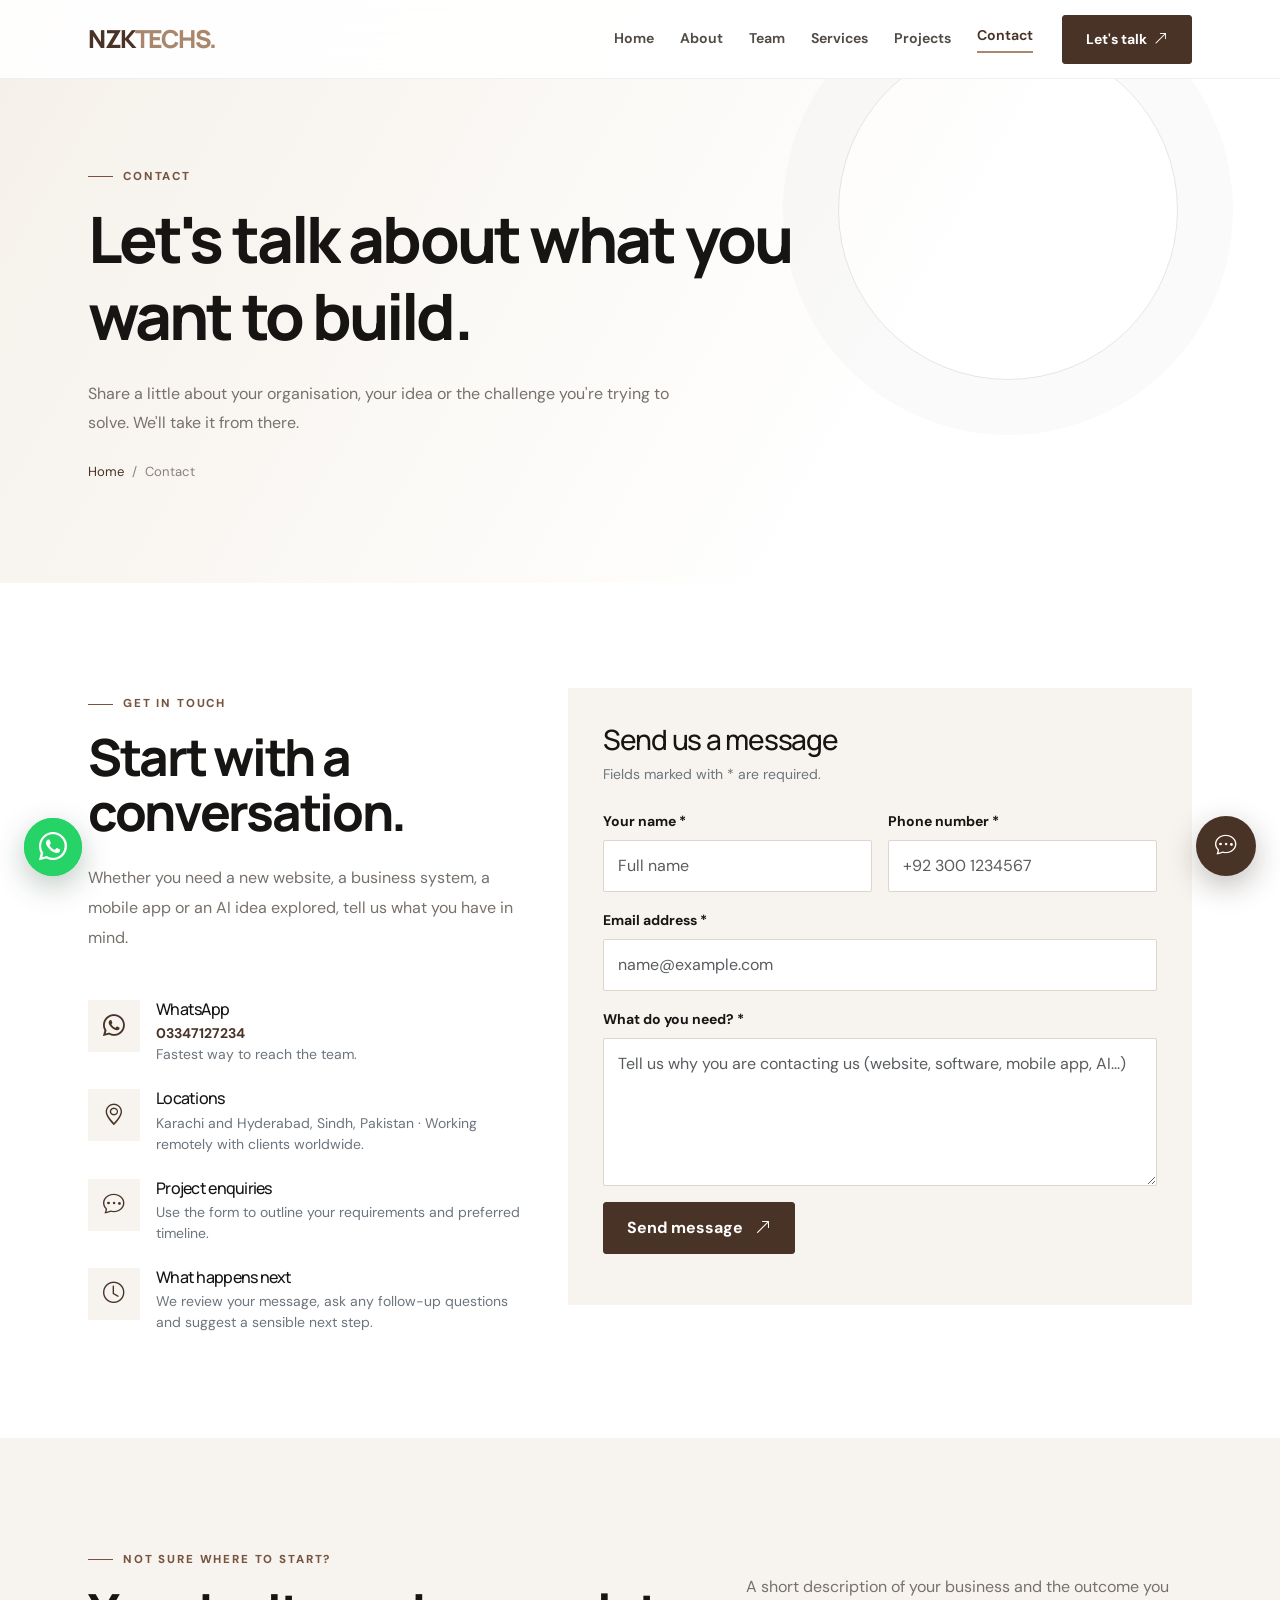
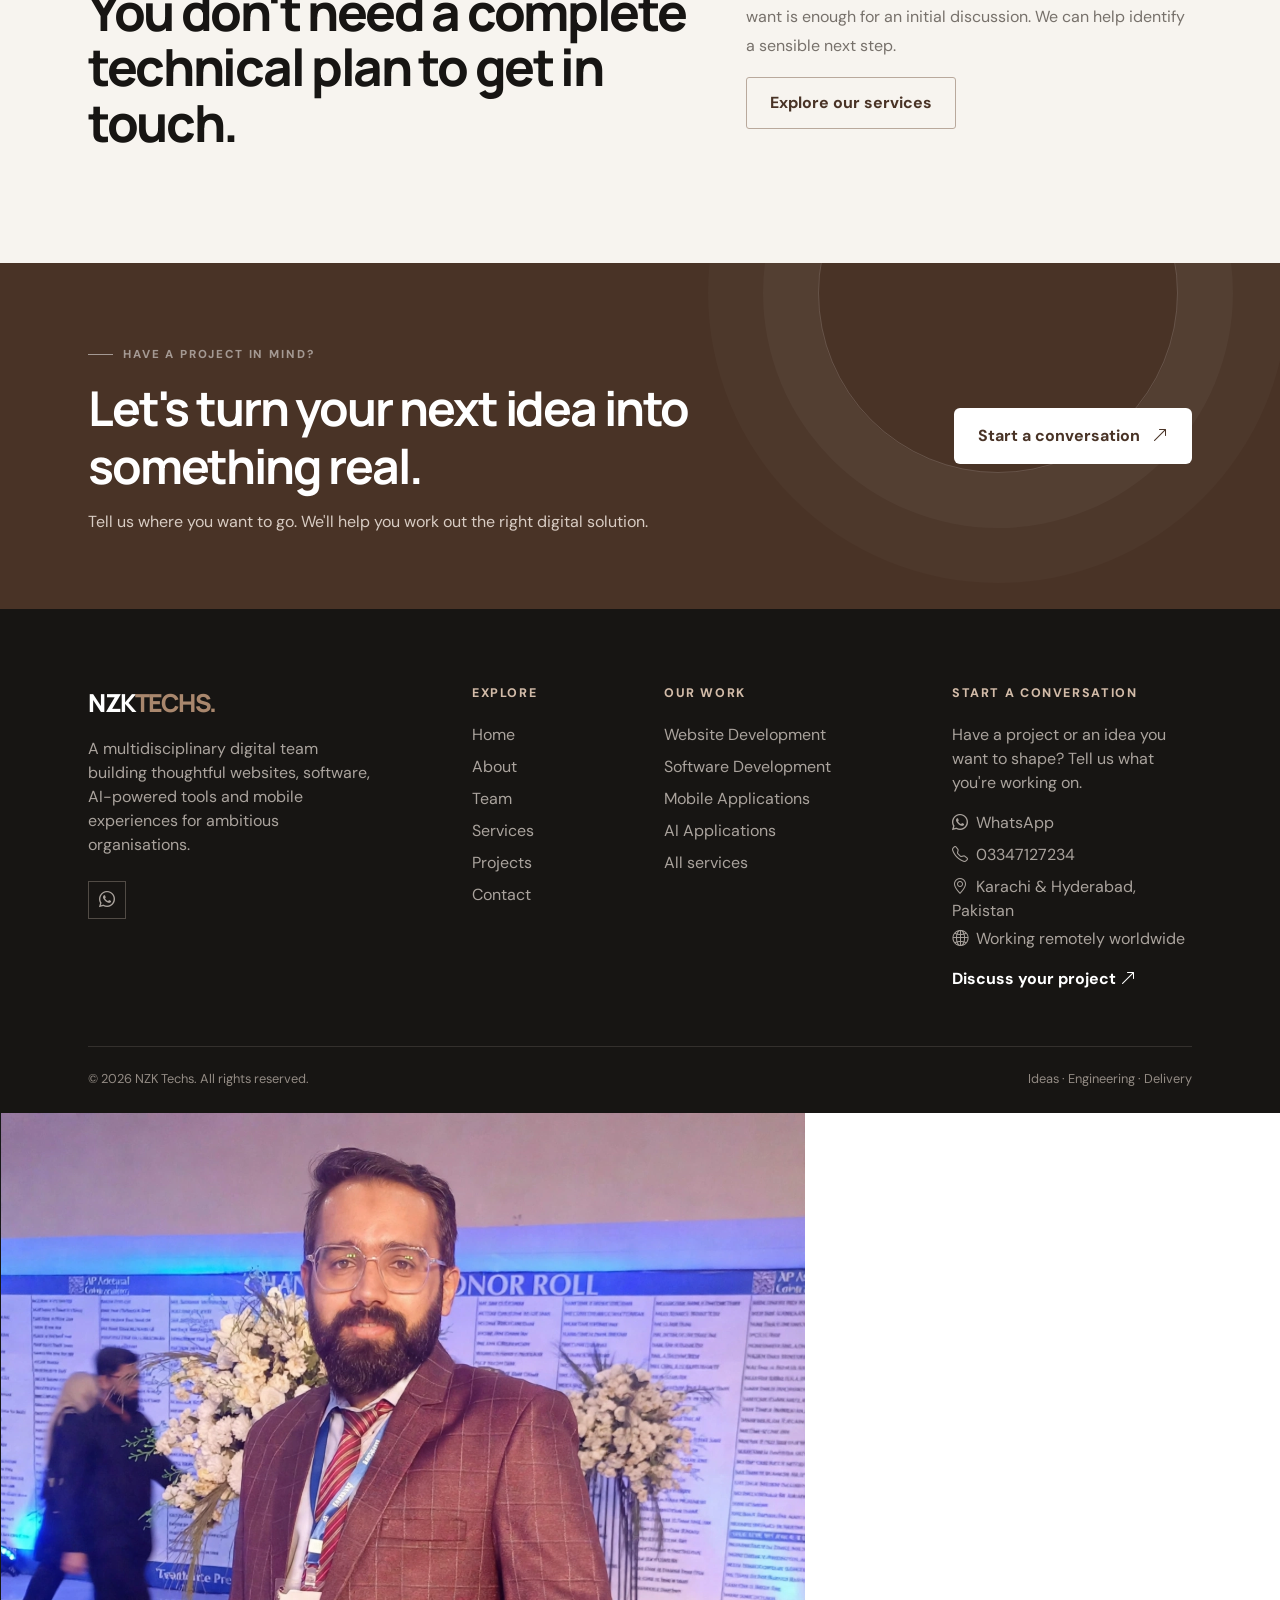
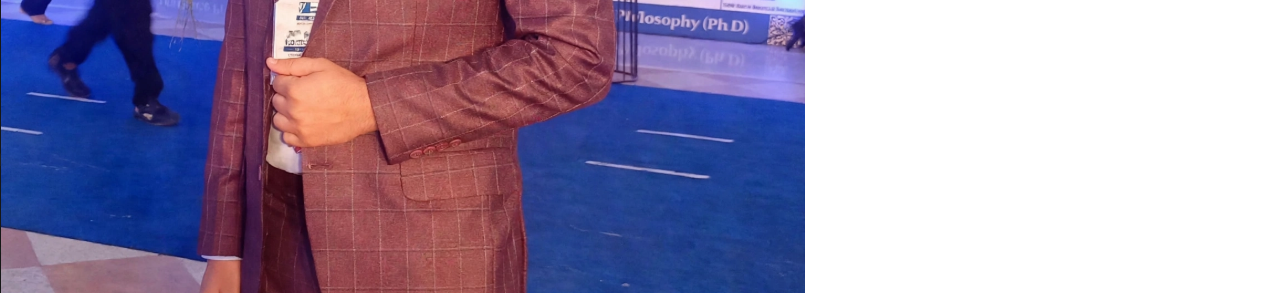
<file: contact.html>
<!doctype html>
<html lang="en">

<head>
    <meta charset="utf-8">
    <meta name="viewport" content="width=device-width, initial-scale=1, viewport-fit=cover">
    <title>Contact NZK Techs | Start Your Project</title>
    <meta name="description"
        content="Contact NZK Techs on WhatsApp or through our enquiry form to discuss your website, software, AI or Flutter mobile app project. Based in Karachi and Hyderabad, working with clients remotely worldwide.">
    <meta name="keywords"
        content="contact NZK Techs, hire developers Pakistan, software quote, website development enquiry, mobile app development enquiry, WhatsApp">
    <meta name="author" content="NZK Techs">
    <meta name="application-name" content="NZK Techs">
    <meta name="robots" content="index, follow, max-image-preview:large">
    <meta name="theme-color" content="#493326">
    <meta name="color-scheme" content="light">
    <meta name="format-detection" content="telephone=no">
    <meta name="geo.region" content="PK-SD">
    <meta name="geo.placename" content="Karachi &amp; Hyderabad, Sindh, Pakistan">
    <link rel="icon"
        href="data:image/svg+xml,%3Csvg xmlns='http://www.w3.org/2000/svg' viewBox='0 0 64 64'%3E%3Crect width='64' height='64' rx='12' fill='%23493326'/%3E%3Ctext x='32' y='42' font-family='Arial,sans-serif' font-size='26' font-weight='800' text-anchor='middle' fill='%23ffffff'%3ENZK%3C/text%3E%3C/svg%3E">
    <meta property="og:type" content="website">
    <meta property="og:site_name" content="NZK Techs">
    <meta property="og:locale" content="en_PK">
    <meta property="og:title" content="Contact NZK Techs | Start Your Project">
    <meta property="og:description"
        content="Contact NZK Techs on WhatsApp or through our enquiry form to discuss your website, software, AI or Flutter mobile app project. Based in Karachi and Hyderabad, working with clients remotely worldwide.">
    <meta name="twitter:card" content="summary">
    <meta name="twitter:title" content="Contact NZK Techs | Start Your Project">
    <meta name="twitter:description"
        content="Contact NZK Techs on WhatsApp or through our enquiry form to discuss your website, software, AI or Flutter mobile app project. Based in Karachi and Hyderabad, working with clients remotely worldwide.">
    <script
        type="application/ld+json">{"@context":"https://schema.org","@type":"Organization","name":"NZK Techs","alternateName":"NZKTechnologies","description":"A multidisciplinary development team building websites, custom software, AI applications and Flutter mobile apps.","address":[{"@type":"PostalAddress","addressLocality":"Karachi","addressRegion":"Sindh","addressCountry":"PK"},{"@type":"PostalAddress","addressLocality":"Hyderabad","addressRegion":"Sindh","addressCountry":"PK"}],"areaServed":"Worldwide (remote)","contactPoint":{"@type":"ContactPoint","contactType":"customer support","telephone":"+923347127234","availableLanguage":["English","Urdu"]},"knowsAbout":["Web development","Custom software development","Mobile app development","Flutter","AI applications","ERP systems"]}</script>
    <link rel="preconnect" href="https://fonts.googleapis.com">
    <link rel="preconnect" href="https://fonts.gstatic.com" crossorigin>
    <link
        href="https://fonts.googleapis.com/css2?family=DM+Sans:wght@400;500;600;700;800&family=Manrope:wght@400;500;600;700;800&display=swap"
        rel="stylesheet">
    <link href="https://cdn.jsdelivr.net/npm/bootstrap@5.3.3/dist/css/bootstrap.min.css" rel="stylesheet">
    <link href="https://cdn.jsdelivr.net/npm/bootstrap-icons@1.11.3/font/bootstrap-icons.min.css" rel="stylesheet">
    <link href="assets/css/style.css" rel="stylesheet">
</head>

<body data-page="contact">
    <main>
        <section class="page-hero">
            <div class="container">
                <div class="eyebrow mb-3">Contact</div>
                <h1 class="mb-4">Let's talk about what you want to build.</h1>
                <p class="section-copy mb-4">Share a little about your organisation, your idea or the challenge you're
                    trying to solve. We'll take it from there.</p>
                <div class="breadcrumb"><a href="index.html">Home</a><span class="mx-2">/</span>Contact</div>
            </div>
        </section>
        <section class="section-space">
            <div class="container">
                <div class="row g-5">
                    <div class="col-lg-5 reveal">
                        <div class="eyebrow mb-3">GET IN TOUCH</div>
                        <h2 class="section-title mb-4">Start with a conversation.</h2>
                        <p class="section-copy mb-5">Whether you need a new website, a business system, a mobile app or
                            an AI idea explored, tell us what you have in mind.</p>
                        <div class="d-flex gap-3 mb-4">
                            <div class="service-icon mb-0 flex-shrink-0"><i class="bi bi-whatsapp"></i></div>
                            <div>
                                <h3 class="h6 mb-1">WhatsApp</h3>
                                <p class="small text-secondary mb-0"><a class="contact-link" id="waLink" href="#"
                                        target="_blank" rel="noopener"></a><br>Fastest way to reach the team.</p>
                            </div>
                        </div>
                        <div class="d-flex gap-3 mb-4">
                            <div class="service-icon mb-0 flex-shrink-0"><i class="bi bi-geo-alt"></i></div>
                            <div>
                                <h3 class="h6 mb-1">Locations</h3>
                                <p class="small text-secondary mb-0">Karachi and Hyderabad, Sindh, Pakistan · Working
                                    remotely with clients worldwide.</p>
                            </div>
                        </div>
                        <div class="d-flex gap-3 mb-4">
                            <div class="service-icon mb-0 flex-shrink-0"><i class="bi bi-chat-dots"></i></div>
                            <div>
                                <h3 class="h6 mb-1">Project enquiries</h3>
                                <p class="small text-secondary mb-0">Use the form to outline your requirements and
                                    preferred timeline.</p>
                            </div>
                        </div>
                        <div class="d-flex gap-3">
                            <div class="service-icon mb-0 flex-shrink-0"><i class="bi bi-clock"></i></div>
                            <div>
                                <h3 class="h6 mb-1">What happens next</h3>
                                <p class="small text-secondary mb-0">We review your message, ask any follow-up questions
                                    and suggest a sensible next step.</p>
                            </div>
                        </div>
                    </div>
                    <div class="col-lg-7 reveal">
                        <div class="contact-panel">
                            <h3 class="h3 mb-2">Send us a message</h3>
                            <p class="text-secondary small mb-4">Fields marked with * are required.</p>
                            <form data-enquiry-form novalidate>
                                <div class="row g-3">
                                    <div class="col-md-6"><label class="form-label small fw-bold" for="cf-name">Your
                                            name *</label><input id="cf-name" class="form-control" name="name" required
                                            minlength="2" maxlength="80" autocomplete="name" placeholder="Full name">
                                        <div class="invalid-feedback">Please enter your name.</div>
                                    </div>
                                    <div class="col-md-6"><label class="form-label small fw-bold" for="cf-phone">Phone
                                            number *</label><input id="cf-phone" type="tel" class="form-control"
                                            name="phone" required maxlength="20" autocomplete="tel" inputmode="tel"
                                            placeholder="+92 300 1234567">
                                        <div class="invalid-feedback">Please enter a valid phone number.</div>
                                    </div>
                                    <div class="col-12"><label class="form-label small fw-bold" for="cf-email">Email
                                            address *</label><input id="cf-email" type="email" class="form-control"
                                            name="email" required maxlength="120" autocomplete="email"
                                            placeholder="name@example.com">
                                        <div class="invalid-feedback">Please enter a valid email address.</div>
                                    </div>
                                    <div class="col-12"><label class="form-label small fw-bold" for="cf-message">What do
                                            you need? *</label><textarea id="cf-message" class="form-control"
                                            name="message" rows="5" required minlength="10" maxlength="2000"
                                            placeholder="Tell us why you are contacting us (website, software, mobile app, AI...)"></textarea>
                                        <div class="invalid-feedback">Please tell us briefly why you are contacting us.
                                        </div>
                                    </div>
                                    <div class="d-none" aria-hidden="true"><label>Leave this field empty<input
                                                type="text" name="website" tabindex="-1" autocomplete="off"></label>
                                    </div>
                                    <div class="col-12"><button class="btn btn-brand" type="submit"><span
                                                class="btn-label">Send message</span> <i
                                                class="bi bi-arrow-up-right ms-2"></i></button>
                                        <p class="form-feedback small text-brown mt-3 mb-0" role="status"
                                            aria-live="polite"></p>
                                    </div>
                                </div>
                            </form>
                        </div>
                    </div>
                </div>
            </div>
        </section>
        <section class="section-space bg-cream">
            <div class="container">
                <div class="row align-items-center g-4">
                    <div class="col-lg-7 reveal">
                        <div class="eyebrow mb-3">NOT SURE WHERE TO START?</div>
                        <h2 class="section-title">You don't need a complete technical plan to get in touch.</h2>
                    </div>
                    <div class="col-lg-5 reveal">
                        <p class="section-copy">A short description of your business and the outcome you want is enough
                            for an initial discussion. We can help identify a sensible next step.</p><a
                            href="services.html" class="btn btn-outline-brand">Explore our services</a>
                    </div>
                </div>
            </div>
        </section>

        <section class="cta-band">
            <div class="container">
                <div class="row align-items-center g-4">
                    <div class="col-lg-8">
                        <div class="eyebrow text-white-50 mb-3">HAVE A PROJECT IN MIND?</div>
                        <h2 class="display-5 fw-bold mb-3">Let's turn your next idea into something real.</h2>
                        <p class="mb-0">Tell us where you want to go. We'll help you work out the right digital
                            solution.</p>
                    </div>
                    <div class="col-lg-4 text-lg-end"><a href="contact.html" class="btn px-4 py-3 fw-bold">Start a
                            conversation <i class="bi bi-arrow-up-right ms-2"></i></a></div>
                </div>
            </div>
        </section>
    </main>
    <script src="https://cdn.jsdelivr.net/npm/bootstrap@5.3.3/dist/js/bootstrap.bundle.min.js"></script>
    <script src="assets/js/data.js"></script>
    <script src="assets/js/main.js"></script>
    <script src="assets/js/pages.js"></script>
</body>

</html>
<img src="assets/img/team/nazar-muhammad.png" alt="">
</file>
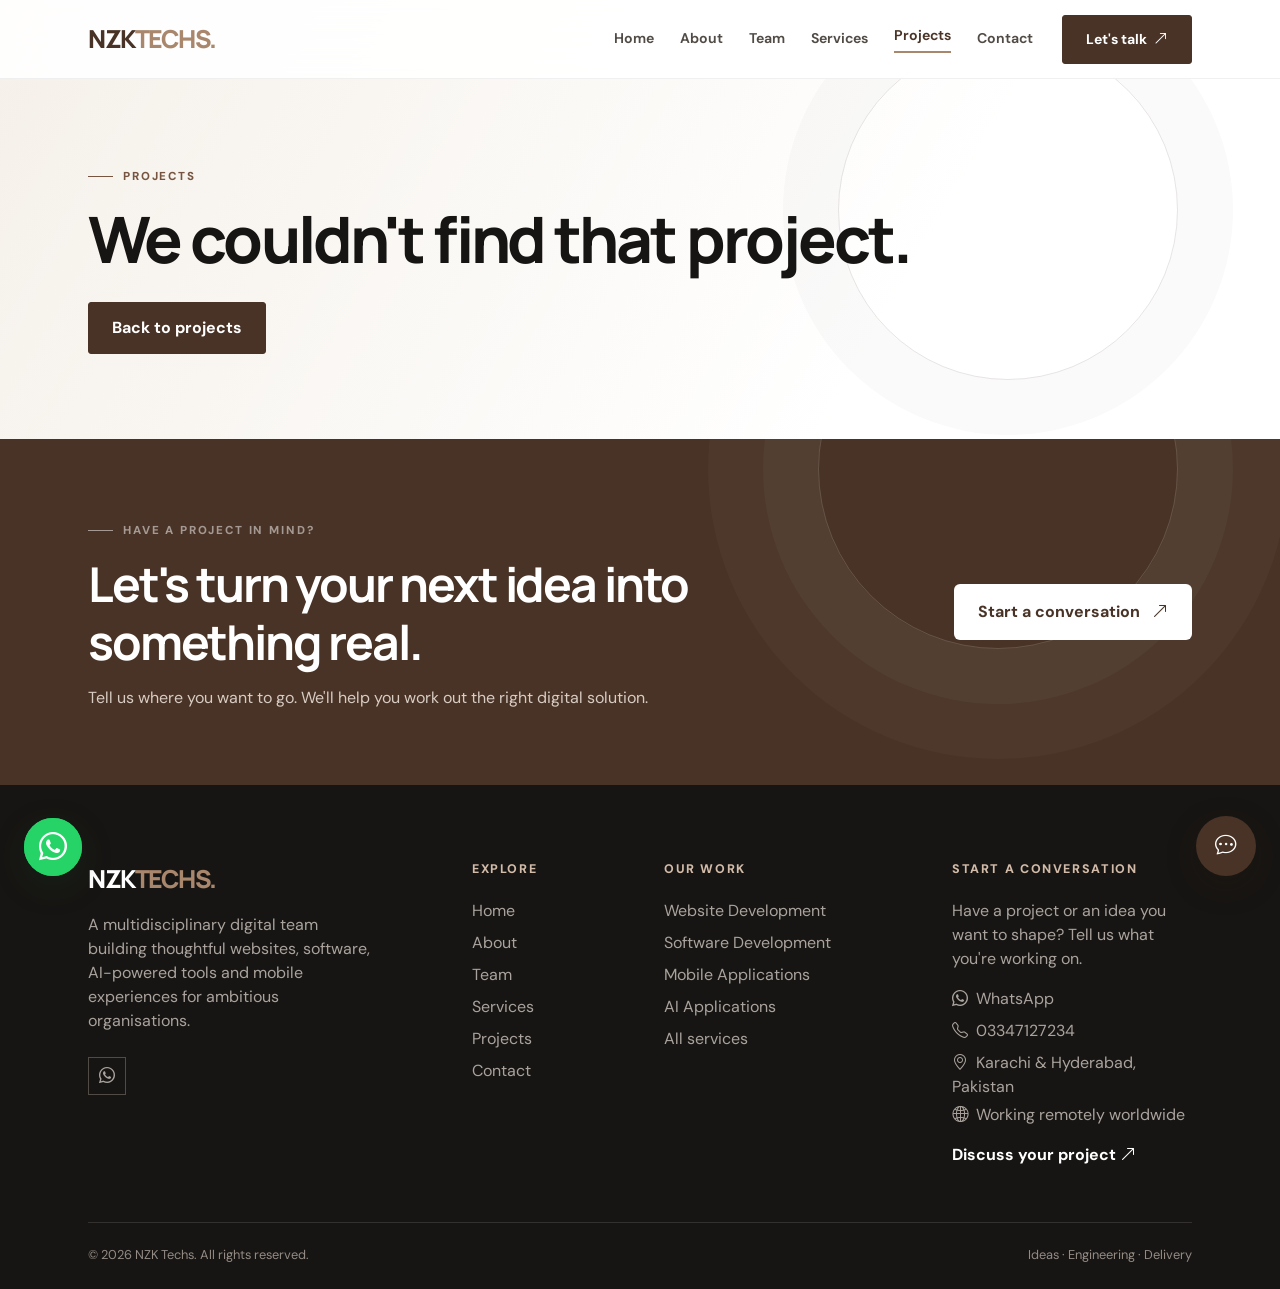
<file: project.html>
<!doctype html>
<html lang="en"><head>
<meta charset="utf-8">
<meta name="viewport" content="width=device-width, initial-scale=1, viewport-fit=cover">
<title>Project Details | NZK Techs</title>
<meta name="description" content="Project details from NZK Techs: overview, key features and approach for a website, software, mobile or AI project delivered by our team.">
<meta name="keywords" content="NZK Techs project, case study, software project, mobile app project">
<meta name="author" content="NZK Techs">
<meta name="application-name" content="NZK Techs">
<meta name="robots" content="index, follow, max-image-preview:large">
<meta name="theme-color" content="#493326">
<meta name="color-scheme" content="light">
<meta name="format-detection" content="telephone=no">
<meta name="geo.region" content="PK-SD"><meta name="geo.placename" content="Karachi &amp; Hyderabad, Sindh, Pakistan">
<link rel="icon" href="data:image/svg+xml,%3Csvg xmlns='http://www.w3.org/2000/svg' viewBox='0 0 64 64'%3E%3Crect width='64' height='64' rx='12' fill='%23493326'/%3E%3Ctext x='32' y='42' font-family='Arial,sans-serif' font-size='26' font-weight='800' text-anchor='middle' fill='%23ffffff'%3ENZK%3C/text%3E%3C/svg%3E">
<meta property="og:type" content="website">
<meta property="og:site_name" content="NZK Techs">
<meta property="og:locale" content="en_PK">
<meta property="og:title" content="Project Details | NZK Techs">
<meta property="og:description" content="Project details from NZK Techs: overview, key features and approach for a website, software, mobile or AI project delivered by our team.">
<meta name="twitter:card" content="summary">
<meta name="twitter:title" content="Project Details | NZK Techs">
<meta name="twitter:description" content="Project details from NZK Techs: overview, key features and approach for a website, software, mobile or AI project delivered by our team.">
<script type="application/ld+json">{"@context":"https://schema.org","@type":"Organization","name":"NZK Techs","alternateName":"NZKTechnologies","description":"A multidisciplinary development team building websites, custom software, AI applications and Flutter mobile apps.","address":[{"@type":"PostalAddress","addressLocality":"Karachi","addressRegion":"Sindh","addressCountry":"PK"},{"@type":"PostalAddress","addressLocality":"Hyderabad","addressRegion":"Sindh","addressCountry":"PK"}],"areaServed":"Worldwide (remote)","contactPoint":{"@type":"ContactPoint","contactType":"customer support","telephone":"+923347127234","availableLanguage":["English","Urdu"]},"knowsAbout":["Web development","Custom software development","Mobile app development","Flutter","AI applications","ERP systems"]}</script>
<link rel="preconnect" href="https://fonts.googleapis.com">
<link rel="preconnect" href="https://fonts.gstatic.com" crossorigin>
<link href="https://fonts.googleapis.com/css2?family=DM+Sans:wght@400;500;600;700;800&family=Manrope:wght@400;500;600;700;800&display=swap" rel="stylesheet">
<link href="https://cdn.jsdelivr.net/npm/bootstrap@5.3.3/dist/css/bootstrap.min.css" rel="stylesheet">
<link href="https://cdn.jsdelivr.net/npm/bootstrap-icons@1.11.3/font/bootstrap-icons.min.css" rel="stylesheet">
<link href="assets/css/style.css" rel="stylesheet">
</head>
<body data-page="project">
<main>
<div id="projectRoot"></div>
<section class="cta-band"><div class="container"><div class="row align-items-center g-4"><div class="col-lg-8"><div class="eyebrow text-white-50 mb-3">HAVE A PROJECT IN MIND?</div><h2 class="display-5 fw-bold mb-3">Let's turn your next idea into something real.</h2><p class="mb-0">Tell us where you want to go. We'll help you work out the right digital solution.</p></div><div class="col-lg-4 text-lg-end"><a href="contact.html" class="btn px-4 py-3 fw-bold">Start a conversation <i class="bi bi-arrow-up-right ms-2"></i></a></div></div></div></section>
</main>
<script src="https://cdn.jsdelivr.net/npm/bootstrap@5.3.3/dist/js/bootstrap.bundle.min.js"></script><script src="assets/js/data.js"></script><script src="assets/js/main.js"></script><script src="assets/js/pages.js"></script></body></html>
</file>
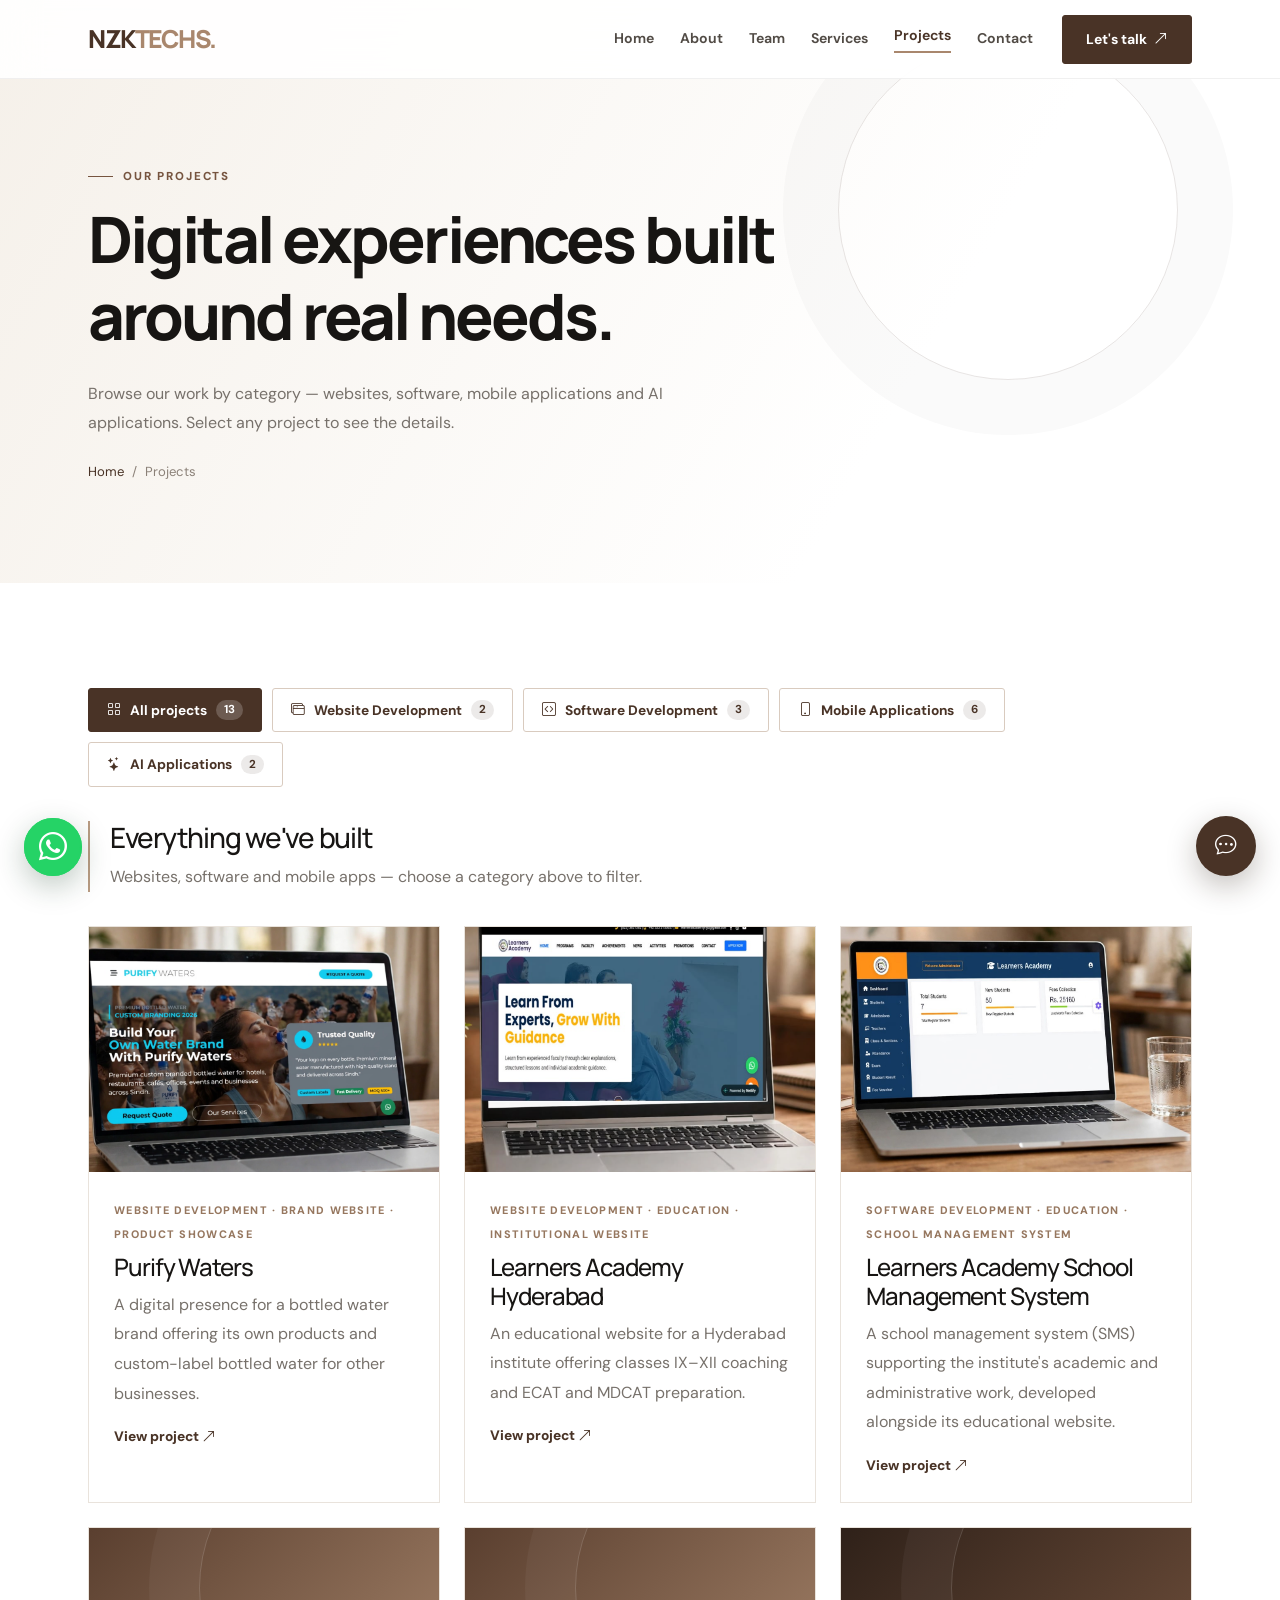
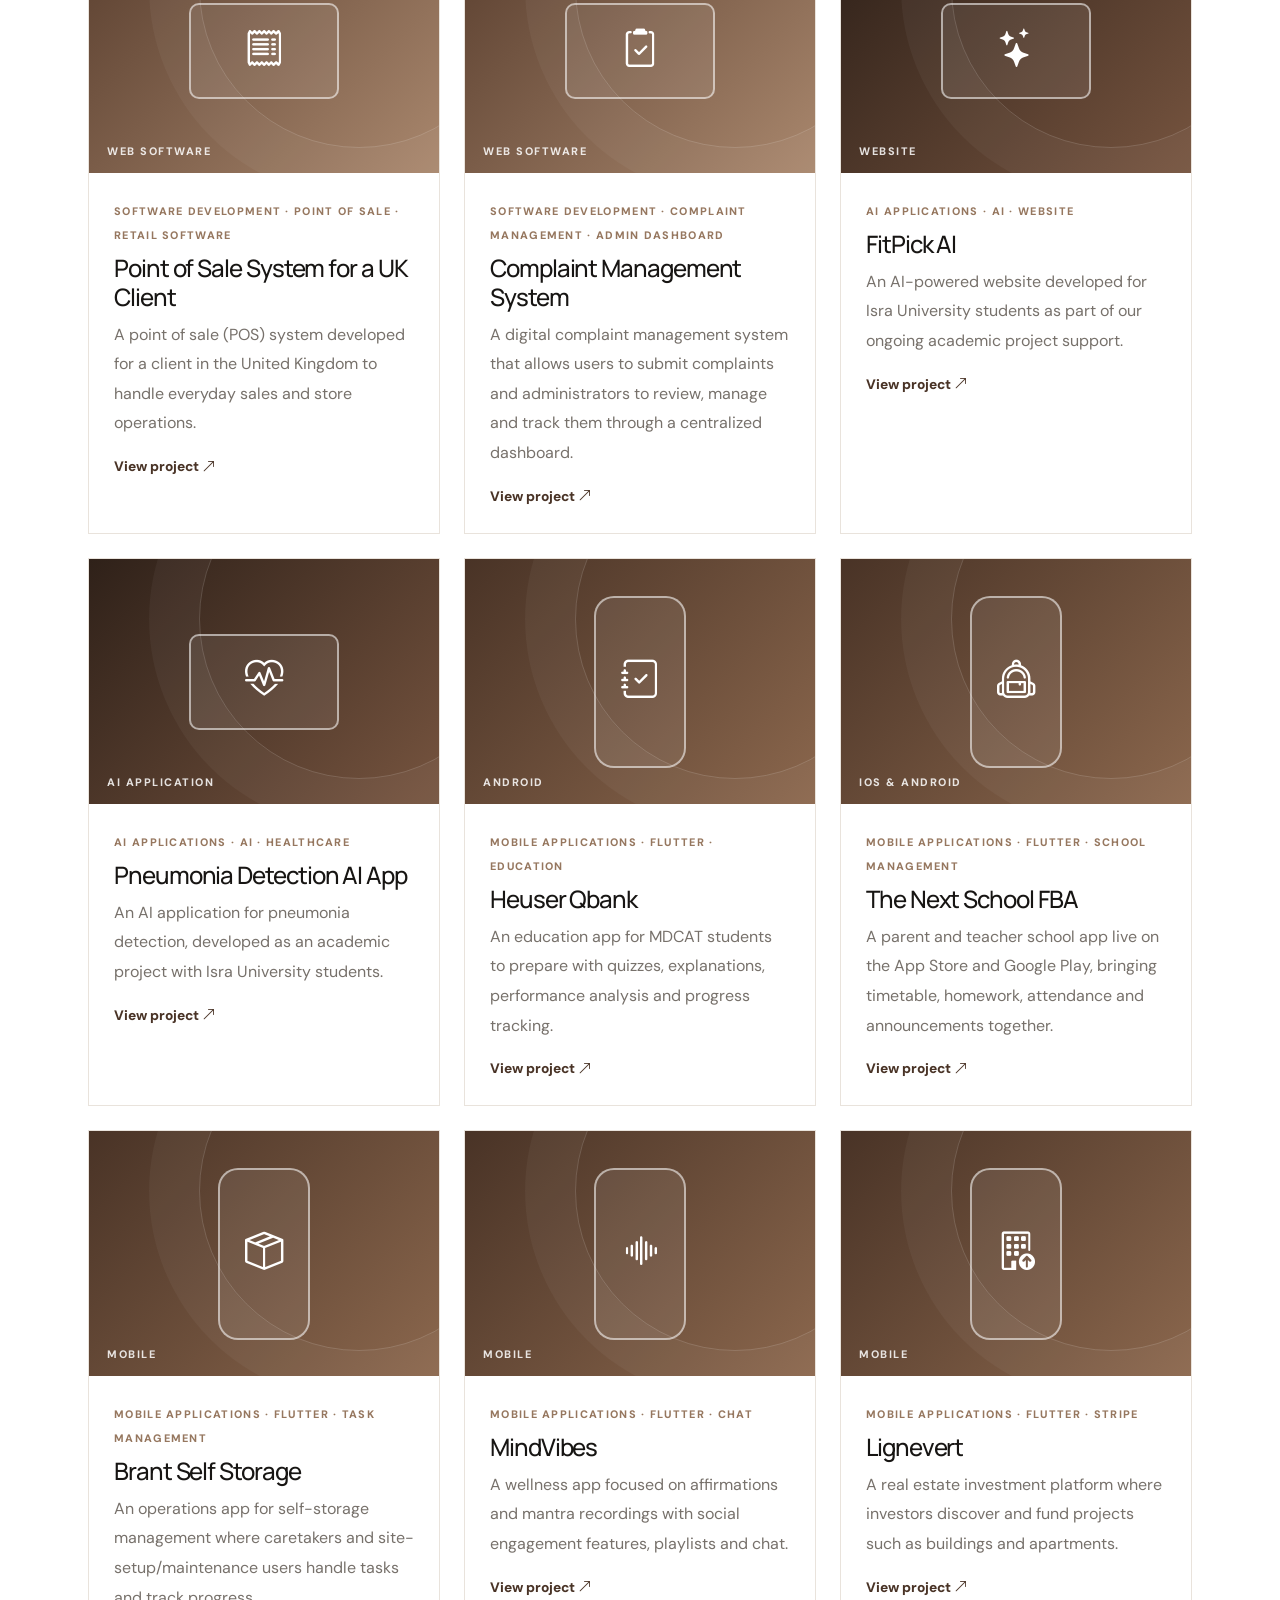
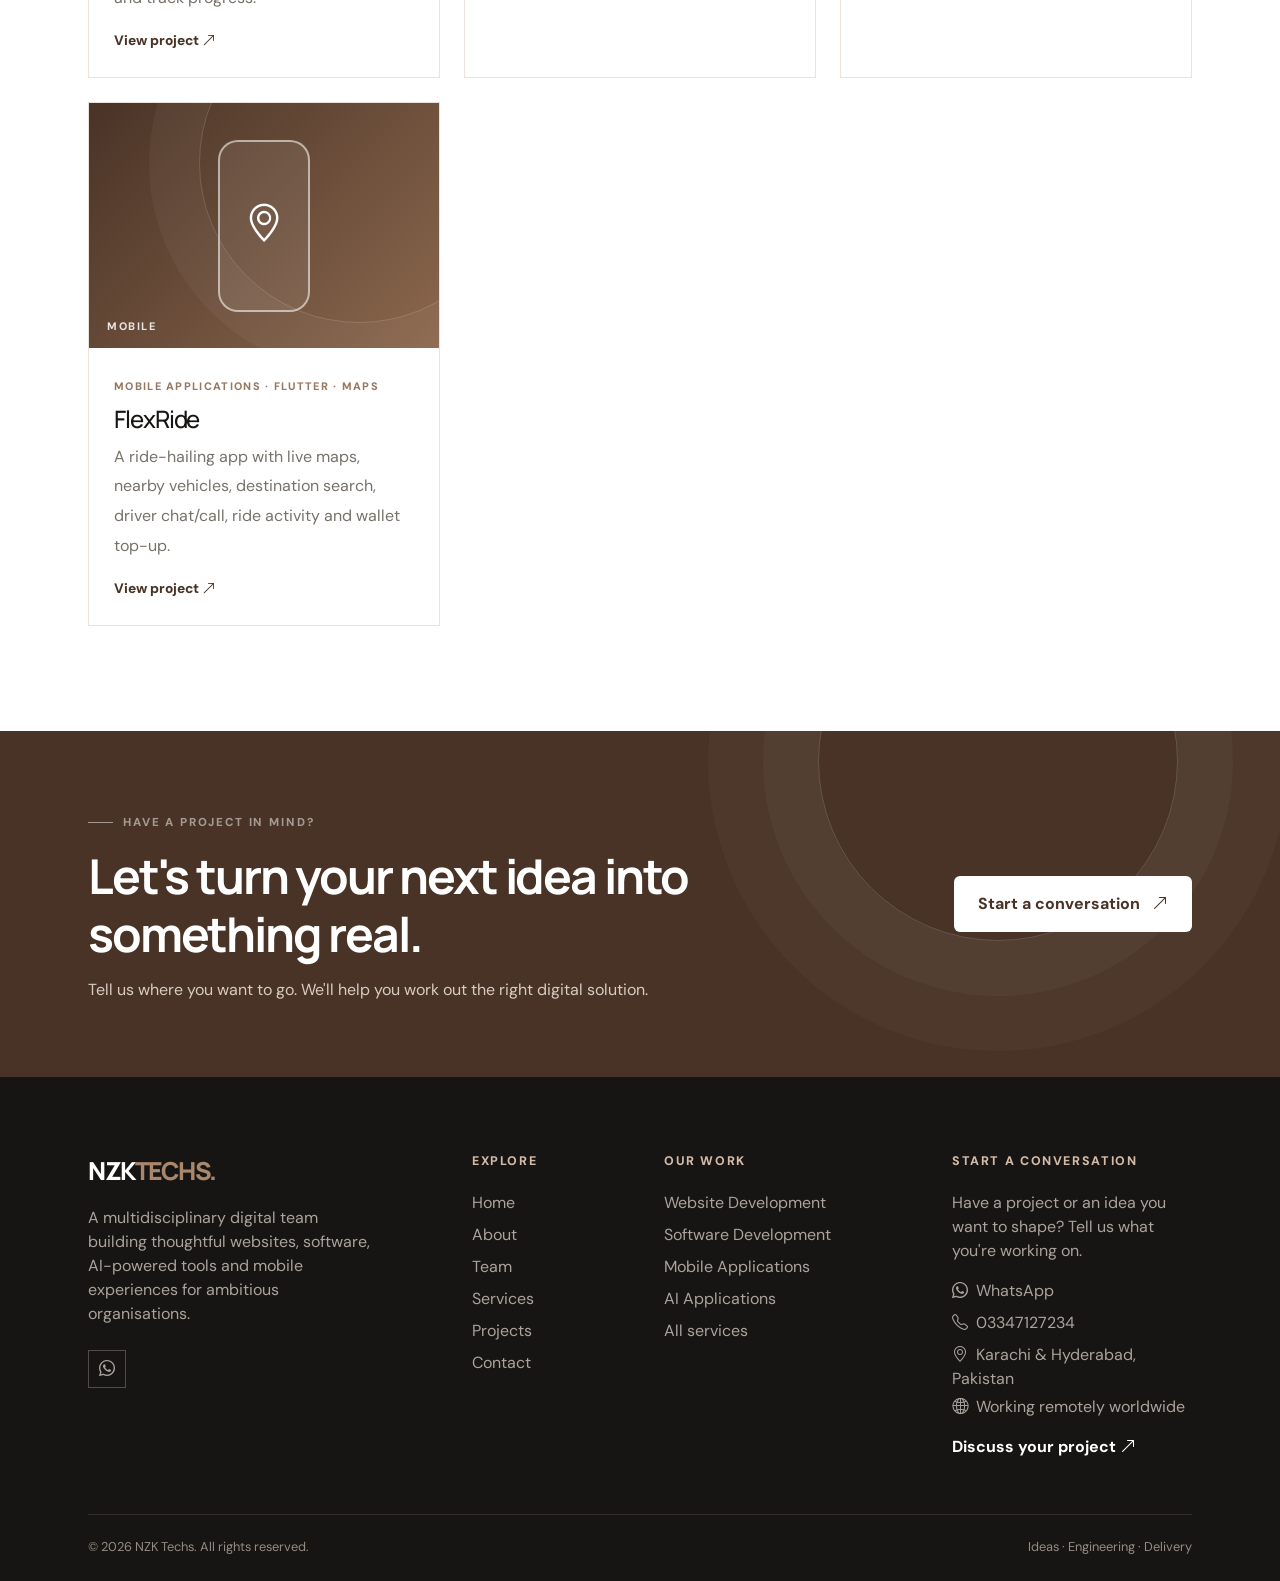
<file: projects.html>
<!doctype html>
<html lang="en"><head>
<meta charset="utf-8">
<meta name="viewport" content="width=device-width, initial-scale=1, viewport-fit=cover">
<title>Projects &amp; Portfolio | NZK Techs</title>
<meta name="description" content="Explore websites, software systems, mobile apps and AI applications delivered by the NZK Techs team for schools, retailers, institutes and international clients.">
<meta name="keywords" content="NZK Techs portfolio, software projects, mobile app projects, AI projects, point of sale, school management system, Flutter apps, website projects">
<meta name="author" content="NZK Techs">
<meta name="application-name" content="NZK Techs">
<meta name="robots" content="index, follow, max-image-preview:large">
<meta name="theme-color" content="#493326">
<meta name="color-scheme" content="light">
<meta name="format-detection" content="telephone=no">
<meta name="geo.region" content="PK-SD"><meta name="geo.placename" content="Karachi &amp; Hyderabad, Sindh, Pakistan">
<link rel="icon" href="data:image/svg+xml,%3Csvg xmlns='http://www.w3.org/2000/svg' viewBox='0 0 64 64'%3E%3Crect width='64' height='64' rx='12' fill='%23493326'/%3E%3Ctext x='32' y='42' font-family='Arial,sans-serif' font-size='26' font-weight='800' text-anchor='middle' fill='%23ffffff'%3ENZK%3C/text%3E%3C/svg%3E">
<meta property="og:type" content="website">
<meta property="og:site_name" content="NZK Techs">
<meta property="og:locale" content="en_PK">
<meta property="og:title" content="Projects &amp; Portfolio | NZK Techs">
<meta property="og:description" content="Explore websites, software systems, mobile apps and AI applications delivered by the NZK Techs team for schools, retailers, institutes and international clients.">
<meta name="twitter:card" content="summary">
<meta name="twitter:title" content="Projects &amp; Portfolio | NZK Techs">
<meta name="twitter:description" content="Explore websites, software systems, mobile apps and AI applications delivered by the NZK Techs team for schools, retailers, institutes and international clients.">
<script type="application/ld+json">{"@context":"https://schema.org","@type":"Organization","name":"NZK Techs","alternateName":"NZKTechnologies","description":"A multidisciplinary development team building websites, custom software, AI applications and Flutter mobile apps.","address":[{"@type":"PostalAddress","addressLocality":"Karachi","addressRegion":"Sindh","addressCountry":"PK"},{"@type":"PostalAddress","addressLocality":"Hyderabad","addressRegion":"Sindh","addressCountry":"PK"}],"areaServed":"Worldwide (remote)","contactPoint":{"@type":"ContactPoint","contactType":"customer support","telephone":"+923347127234","availableLanguage":["English","Urdu"]},"knowsAbout":["Web development","Custom software development","Mobile app development","Flutter","AI applications","ERP systems"]}</script>
<link rel="preconnect" href="https://fonts.googleapis.com">
<link rel="preconnect" href="https://fonts.gstatic.com" crossorigin>
<link href="https://fonts.googleapis.com/css2?family=DM+Sans:wght@400;500;600;700;800&family=Manrope:wght@400;500;600;700;800&display=swap" rel="stylesheet">
<link href="https://cdn.jsdelivr.net/npm/bootstrap@5.3.3/dist/css/bootstrap.min.css" rel="stylesheet">
<link href="https://cdn.jsdelivr.net/npm/bootstrap-icons@1.11.3/font/bootstrap-icons.min.css" rel="stylesheet">
<link href="assets/css/style.css" rel="stylesheet">
</head>
<body data-page="projects">
<main>
<section class="page-hero"><div class="container"><div class="eyebrow mb-3">Our Projects</div><h1 class="mb-4">Digital experiences built around real needs.</h1><p class="section-copy mb-4">Browse our work by category — websites, software, mobile applications and AI applications. Select any project to see the details.</p><div class="breadcrumb"><a href="index.html">Home</a><span class="mx-2">/</span>Projects</div></div></section>
<section class="section-space"><div class="container"><div class="filter-tabs reveal" id="filterTabs" role="tablist" aria-label="Project categories"></div><div class="category-intro" id="categoryIntro"></div><div class="row g-4" id="projectGrid"></div></div></section>

<section class="cta-band"><div class="container"><div class="row align-items-center g-4"><div class="col-lg-8"><div class="eyebrow text-white-50 mb-3">HAVE A PROJECT IN MIND?</div><h2 class="display-5 fw-bold mb-3">Let's turn your next idea into something real.</h2><p class="mb-0">Tell us where you want to go. We'll help you work out the right digital solution.</p></div><div class="col-lg-4 text-lg-end"><a href="contact.html" class="btn px-4 py-3 fw-bold">Start a conversation <i class="bi bi-arrow-up-right ms-2"></i></a></div></div></div></section>
</main>
<script src="https://cdn.jsdelivr.net/npm/bootstrap@5.3.3/dist/js/bootstrap.bundle.min.js"></script><script src="assets/js/data.js"></script><script src="assets/js/main.js"></script><script src="assets/js/pages.js"></script></body></html>
</file>
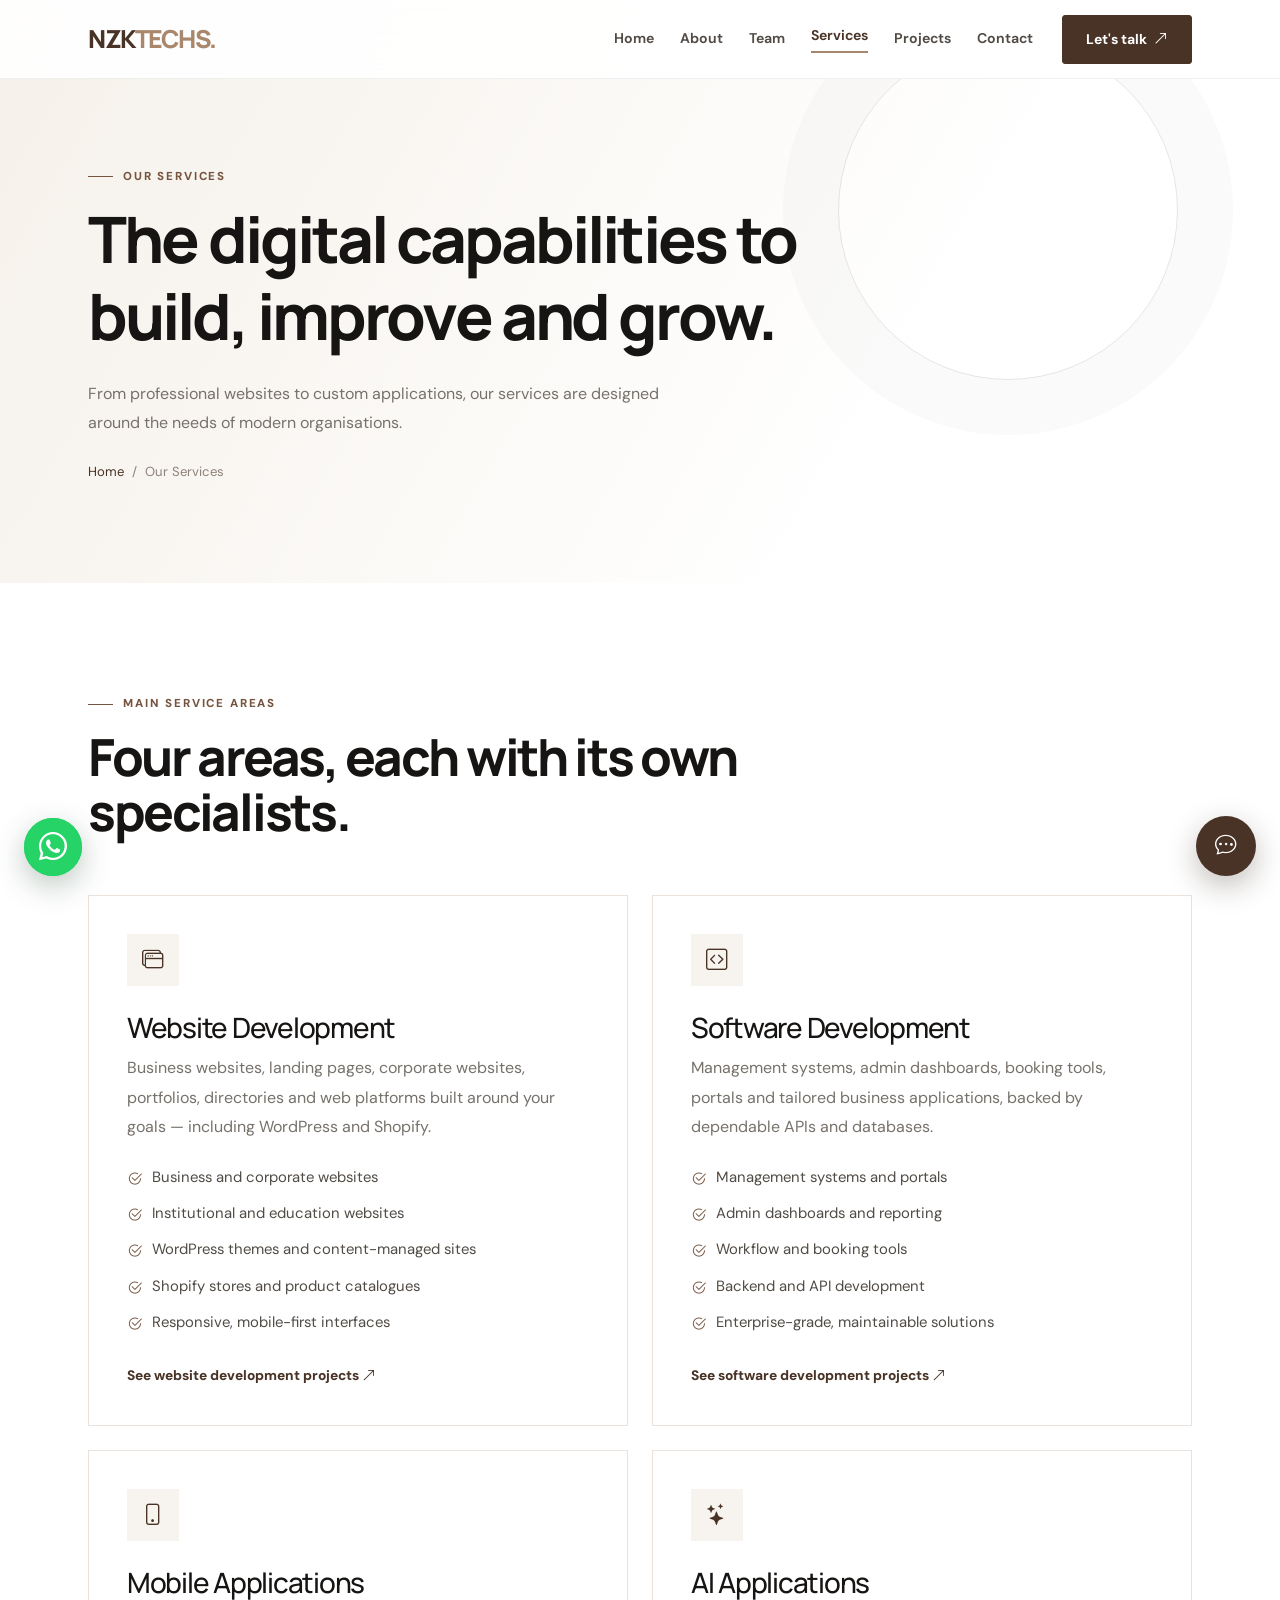
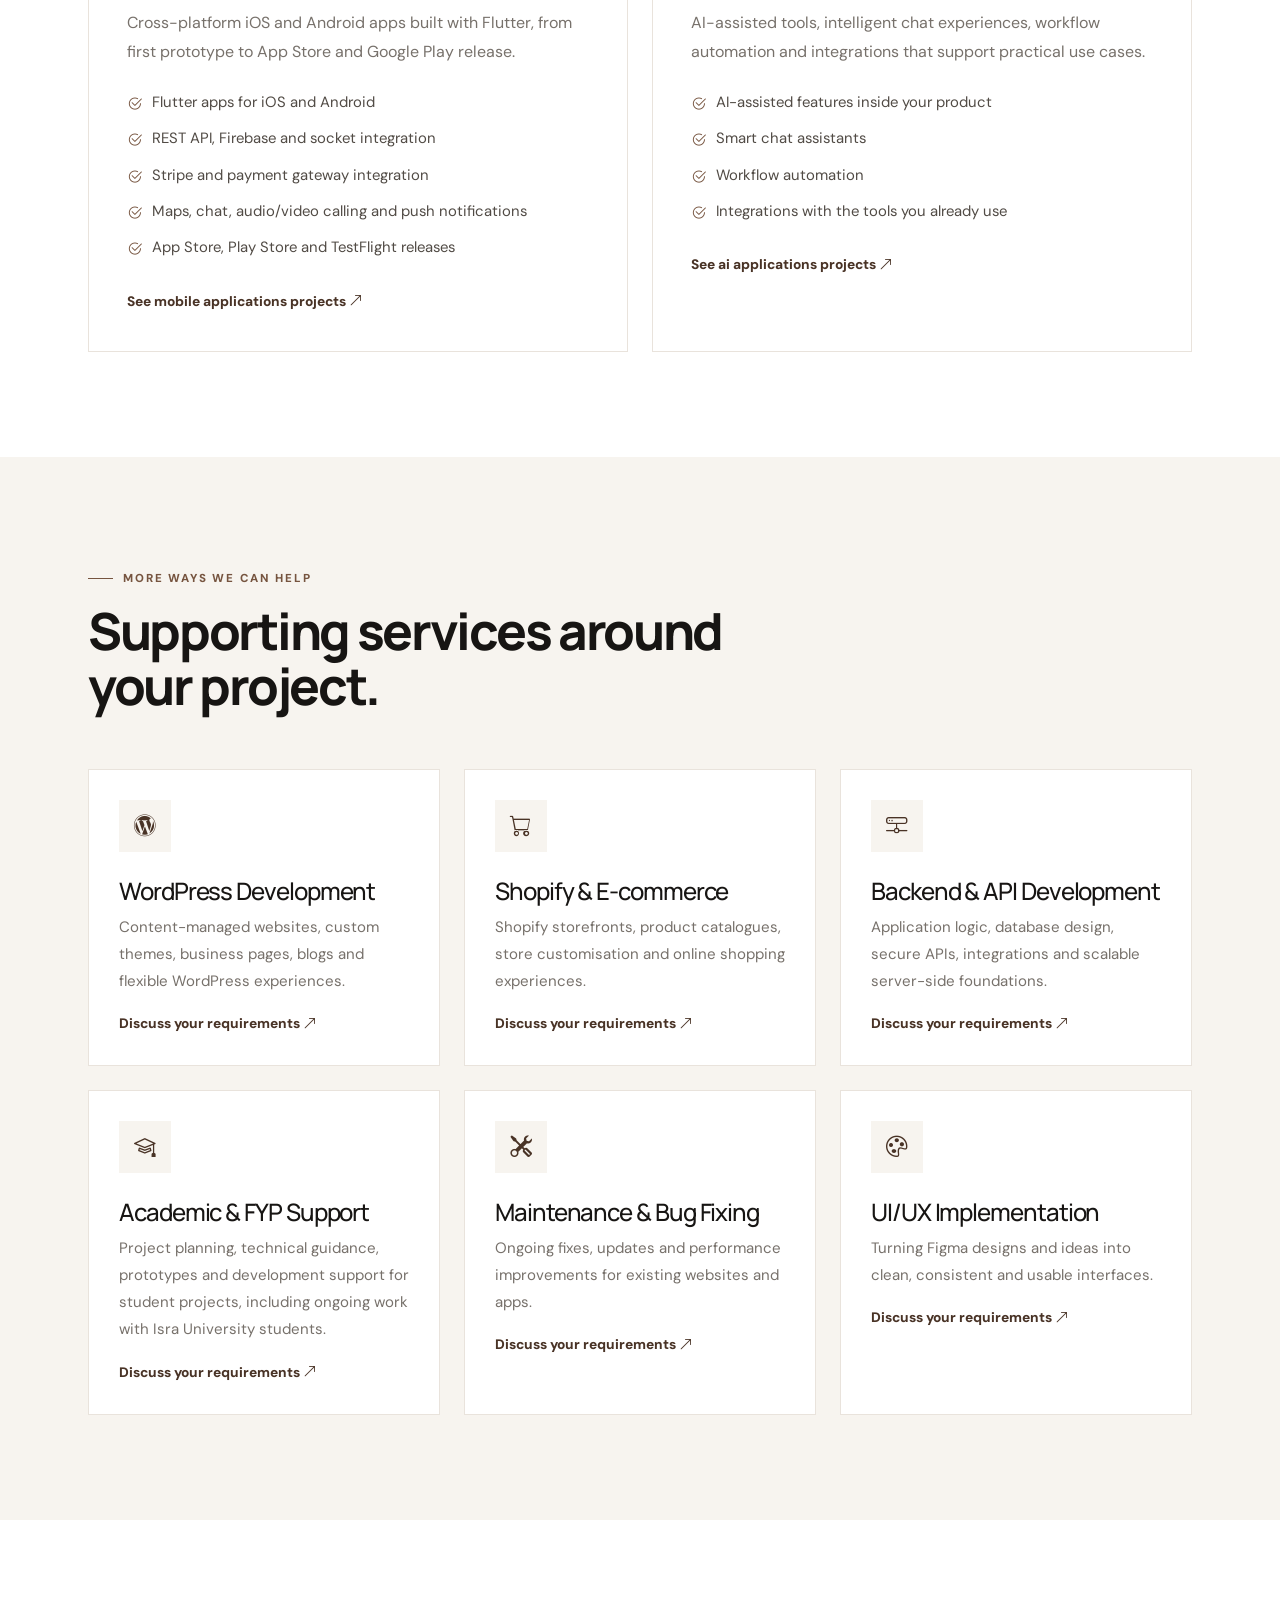
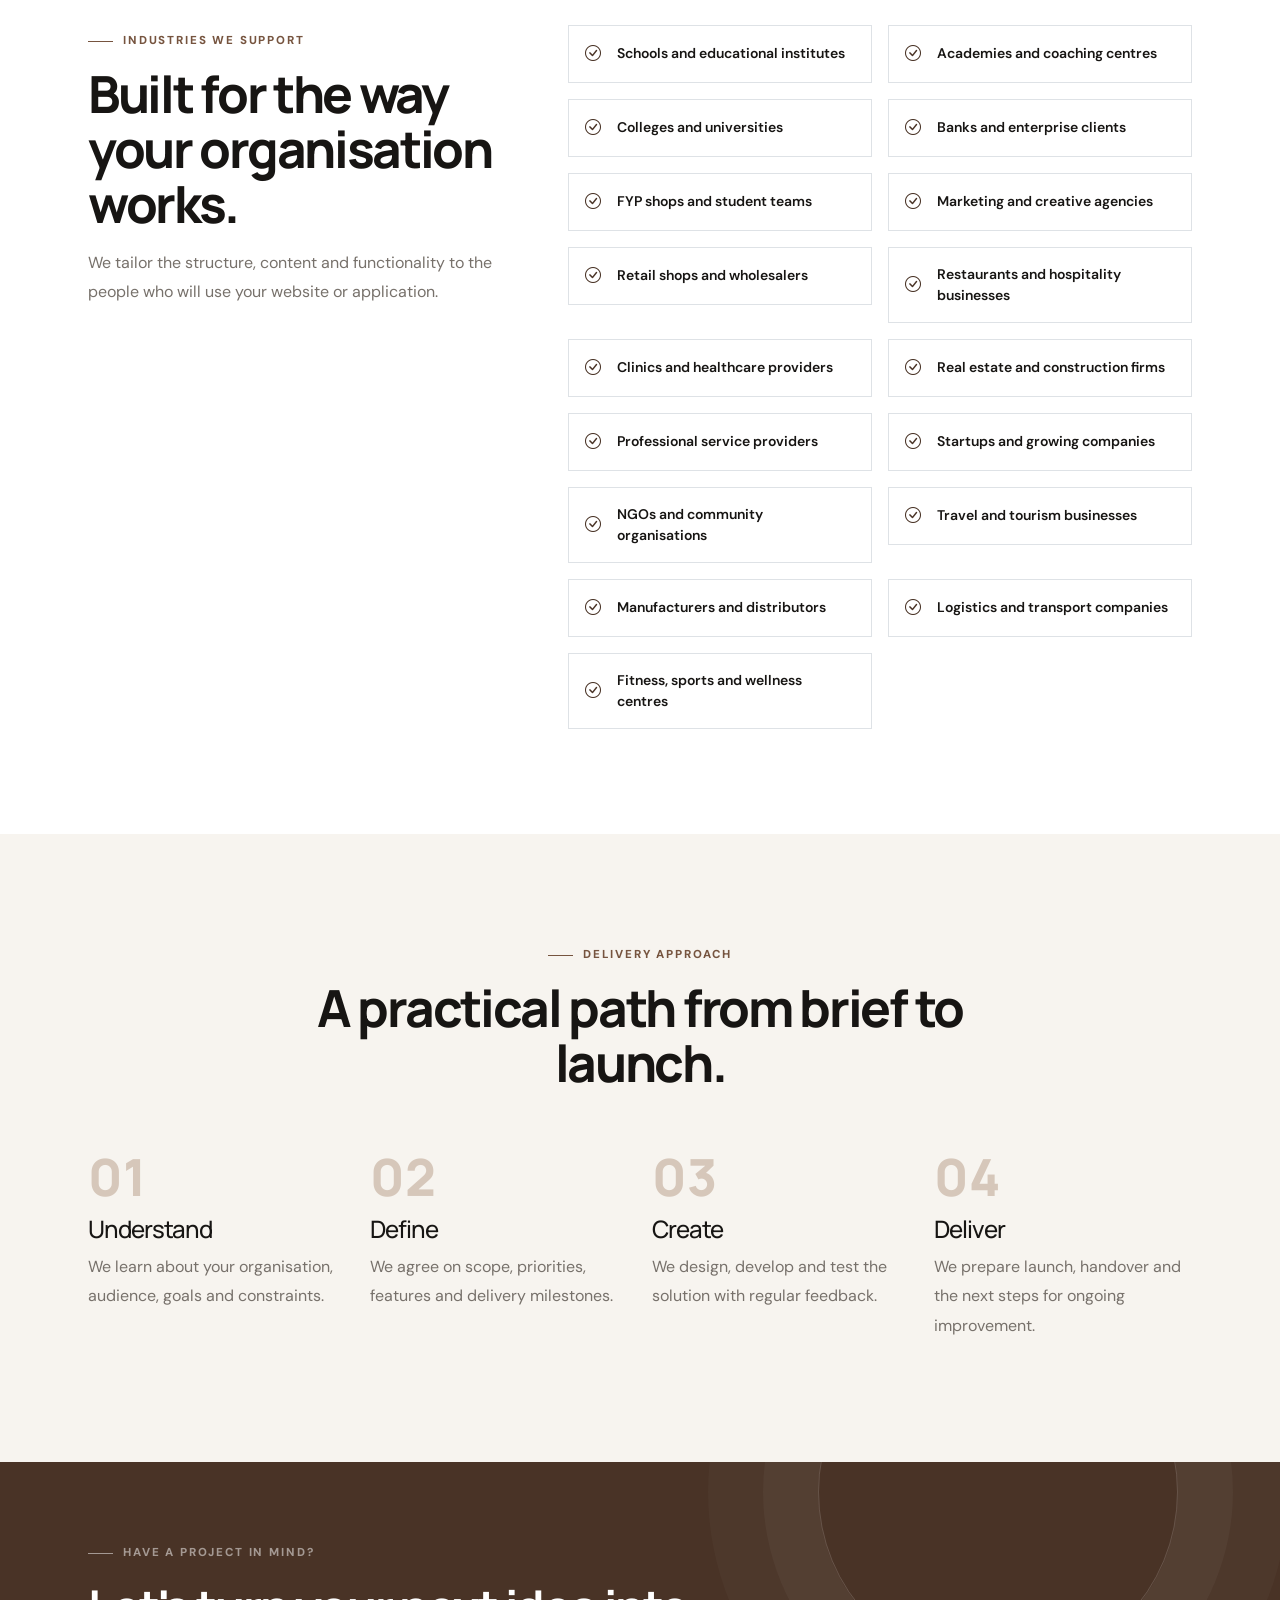
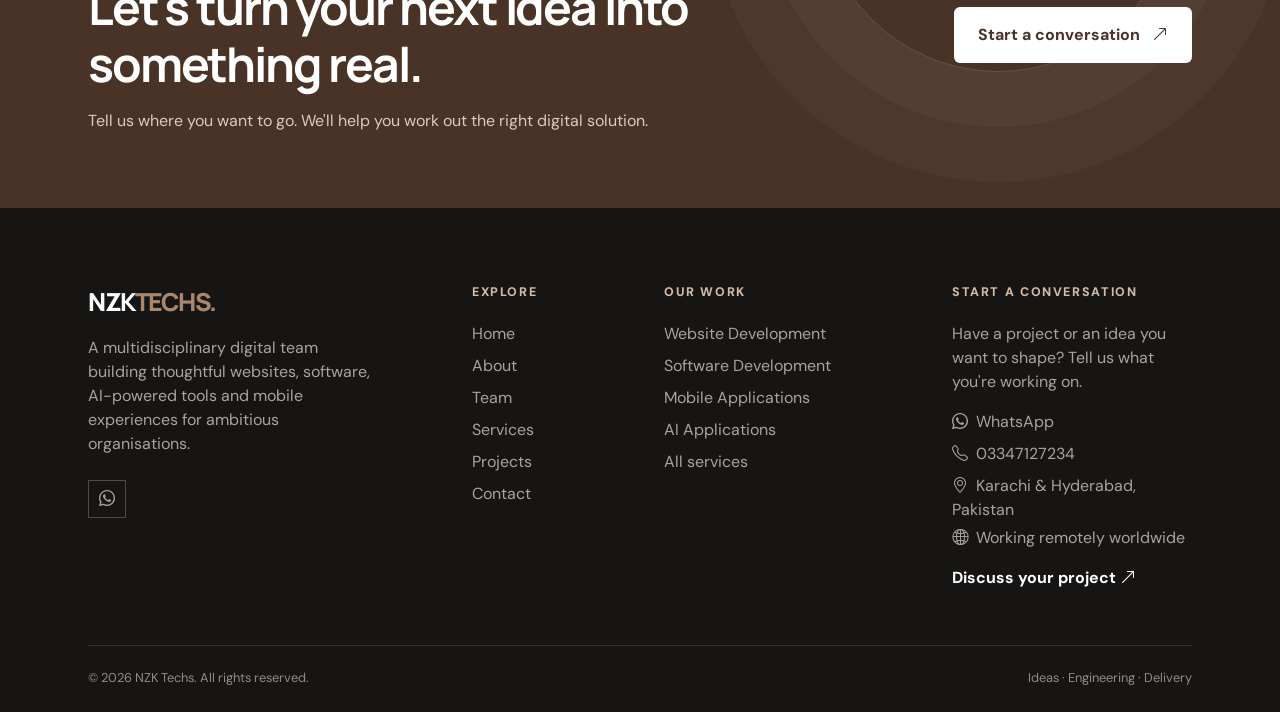
<file: services.html>
<!doctype html>
<html lang="en"><head>
<meta charset="utf-8">
<meta name="viewport" content="width=device-width, initial-scale=1, viewport-fit=cover">
<title>Our Services | Web, Software, AI &amp; Mobile Apps | NZK Techs</title>
<meta name="description" content="Website development, custom software, Flutter mobile apps, AI applications, WordPress, Shopify, backend and API development, plus academic and FYP support from the NZK Techs team.">
<meta name="keywords" content="web development services, custom software development, Flutter app development, AI application development, WordPress development, Shopify store, API development, FYP support">
<meta name="author" content="NZK Techs">
<meta name="application-name" content="NZK Techs">
<meta name="robots" content="index, follow, max-image-preview:large">
<meta name="theme-color" content="#493326">
<meta name="color-scheme" content="light">
<meta name="format-detection" content="telephone=no">
<meta name="geo.region" content="PK-SD"><meta name="geo.placename" content="Karachi &amp; Hyderabad, Sindh, Pakistan">
<link rel="icon" href="data:image/svg+xml,%3Csvg xmlns='http://www.w3.org/2000/svg' viewBox='0 0 64 64'%3E%3Crect width='64' height='64' rx='12' fill='%23493326'/%3E%3Ctext x='32' y='42' font-family='Arial,sans-serif' font-size='26' font-weight='800' text-anchor='middle' fill='%23ffffff'%3ENZK%3C/text%3E%3C/svg%3E">
<meta property="og:type" content="website">
<meta property="og:site_name" content="NZK Techs">
<meta property="og:locale" content="en_PK">
<meta property="og:title" content="Our Services | Web, Software, AI &amp; Mobile Apps | NZK Techs">
<meta property="og:description" content="Website development, custom software, Flutter mobile apps, AI applications, WordPress, Shopify, backend and API development, plus academic and FYP support from the NZK Techs team.">
<meta name="twitter:card" content="summary">
<meta name="twitter:title" content="Our Services | Web, Software, AI &amp; Mobile Apps | NZK Techs">
<meta name="twitter:description" content="Website development, custom software, Flutter mobile apps, AI applications, WordPress, Shopify, backend and API development, plus academic and FYP support from the NZK Techs team.">
<script type="application/ld+json">{"@context":"https://schema.org","@type":"Organization","name":"NZK Techs","alternateName":"NZKTechnologies","description":"A multidisciplinary development team building websites, custom software, AI applications and Flutter mobile apps.","address":[{"@type":"PostalAddress","addressLocality":"Karachi","addressRegion":"Sindh","addressCountry":"PK"},{"@type":"PostalAddress","addressLocality":"Hyderabad","addressRegion":"Sindh","addressCountry":"PK"}],"areaServed":"Worldwide (remote)","contactPoint":{"@type":"ContactPoint","contactType":"customer support","telephone":"+923347127234","availableLanguage":["English","Urdu"]},"knowsAbout":["Web development","Custom software development","Mobile app development","Flutter","AI applications","ERP systems"]}</script>
<link rel="preconnect" href="https://fonts.googleapis.com">
<link rel="preconnect" href="https://fonts.gstatic.com" crossorigin>
<link href="https://fonts.googleapis.com/css2?family=DM+Sans:wght@400;500;600;700;800&family=Manrope:wght@400;500;600;700;800&display=swap" rel="stylesheet">
<link href="https://cdn.jsdelivr.net/npm/bootstrap@5.3.3/dist/css/bootstrap.min.css" rel="stylesheet">
<link href="https://cdn.jsdelivr.net/npm/bootstrap-icons@1.11.3/font/bootstrap-icons.min.css" rel="stylesheet">
<link href="assets/css/style.css" rel="stylesheet">
</head>
<body data-page="services">
<main>
<section class="page-hero"><div class="container"><div class="eyebrow mb-3">Our Services</div><h1 class="mb-4">The digital capabilities to build, improve and grow.</h1><p class="section-copy mb-4">From professional websites to custom applications, our services are designed around the needs of modern organisations.</p><div class="breadcrumb"><a href="index.html">Home</a><span class="mx-2">/</span>Our Services</div></div></section>
<section class="section-space"><div class="container"><div class="row align-items-end mb-5"><div class="col-lg-8 reveal"><div class="eyebrow mb-3">MAIN SERVICE AREAS</div><h2 class="section-title">Four areas, each with its own specialists.</h2></div></div><div class="row g-4"><div class="col-lg-6 reveal"><div class="service-block"><div class="service-icon"><i class="bi bi-window-stack"></i></div><h3 class="h3">Website Development</h3><p class="section-copy">Business websites, landing pages, corporate websites, portfolios, directories and web platforms built around your goals — including WordPress and Shopify.</p><ul class="check-list"><li><i class="bi bi-check2-circle"></i>Business and corporate websites</li><li><i class="bi bi-check2-circle"></i>Institutional and education websites</li><li><i class="bi bi-check2-circle"></i>WordPress themes and content-managed sites</li><li><i class="bi bi-check2-circle"></i>Shopify stores and product catalogues</li><li><i class="bi bi-check2-circle"></i>Responsive, mobile-first interfaces</li></ul><a href="projects.html#website" class="card-link">See website development projects <i class="bi bi-arrow-up-right"></i></a></div></div><div class="col-lg-6 reveal"><div class="service-block"><div class="service-icon"><i class="bi bi-code-square"></i></div><h3 class="h3">Software Development</h3><p class="section-copy">Management systems, admin dashboards, booking tools, portals and tailored business applications, backed by dependable APIs and databases.</p><ul class="check-list"><li><i class="bi bi-check2-circle"></i>Management systems and portals</li><li><i class="bi bi-check2-circle"></i>Admin dashboards and reporting</li><li><i class="bi bi-check2-circle"></i>Workflow and booking tools</li><li><i class="bi bi-check2-circle"></i>Backend and API development</li><li><i class="bi bi-check2-circle"></i>Enterprise-grade, maintainable solutions</li></ul><a href="projects.html#software" class="card-link">See software development projects <i class="bi bi-arrow-up-right"></i></a></div></div><div class="col-lg-6 reveal"><div class="service-block"><div class="service-icon"><i class="bi bi-phone"></i></div><h3 class="h3">Mobile Applications</h3><p class="section-copy">Cross-platform iOS and Android apps built with Flutter, from first prototype to App Store and Google Play release.</p><ul class="check-list"><li><i class="bi bi-check2-circle"></i>Flutter apps for iOS and Android</li><li><i class="bi bi-check2-circle"></i>REST API, Firebase and socket integration</li><li><i class="bi bi-check2-circle"></i>Stripe and payment gateway integration</li><li><i class="bi bi-check2-circle"></i>Maps, chat, audio/video calling and push notifications</li><li><i class="bi bi-check2-circle"></i>App Store, Play Store and TestFlight releases</li></ul><a href="projects.html#mobile" class="card-link">See mobile applications projects <i class="bi bi-arrow-up-right"></i></a></div></div><div class="col-lg-6 reveal"><div class="service-block"><div class="service-icon"><i class="bi bi-stars"></i></div><h3 class="h3">AI Applications</h3><p class="section-copy">AI-assisted tools, intelligent chat experiences, workflow automation and integrations that support practical use cases.</p><ul class="check-list"><li><i class="bi bi-check2-circle"></i>AI-assisted features inside your product</li><li><i class="bi bi-check2-circle"></i>Smart chat assistants</li><li><i class="bi bi-check2-circle"></i>Workflow automation</li><li><i class="bi bi-check2-circle"></i>Integrations with the tools you already use</li></ul><a href="projects.html#ai" class="card-link">See ai applications projects <i class="bi bi-arrow-up-right"></i></a></div></div></div></div></section>
<section class="section-space bg-cream"><div class="container"><div class="row align-items-end mb-5"><div class="col-lg-8 reveal"><div class="eyebrow mb-3">MORE WAYS WE CAN HELP</div><h2 class="section-title">Supporting services around your project.</h2></div></div><div class="row g-4"><div class="col-md-6 col-lg-4 reveal"><div class="service-card"><div class="service-icon"><i class="bi bi-wordpress"></i></div><h3 class="h4">WordPress Development</h3><p>Content-managed websites, custom themes, business pages, blogs and flexible WordPress experiences.</p><a href="contact.html" class="card-link">Discuss your requirements <i class="bi bi-arrow-up-right"></i></a></div></div><div class="col-md-6 col-lg-4 reveal"><div class="service-card"><div class="service-icon"><i class="bi bi-cart"></i></div><h3 class="h4">Shopify & E-commerce</h3><p>Shopify storefronts, product catalogues, store customisation and online shopping experiences.</p><a href="contact.html" class="card-link">Discuss your requirements <i class="bi bi-arrow-up-right"></i></a></div></div><div class="col-md-6 col-lg-4 reveal"><div class="service-card"><div class="service-icon"><i class="bi bi-hdd-network"></i></div><h3 class="h4">Backend & API Development</h3><p>Application logic, database design, secure APIs, integrations and scalable server-side foundations.</p><a href="contact.html" class="card-link">Discuss your requirements <i class="bi bi-arrow-up-right"></i></a></div></div><div class="col-md-6 col-lg-4 reveal"><div class="service-card"><div class="service-icon"><i class="bi bi-mortarboard"></i></div><h3 class="h4">Academic & FYP Support</h3><p>Project planning, technical guidance, prototypes and development support for student projects, including ongoing work with Isra University students.</p><a href="contact.html" class="card-link">Discuss your requirements <i class="bi bi-arrow-up-right"></i></a></div></div><div class="col-md-6 col-lg-4 reveal"><div class="service-card"><div class="service-icon"><i class="bi bi-tools"></i></div><h3 class="h4">Maintenance & Bug Fixing</h3><p>Ongoing fixes, updates and performance improvements for existing websites and apps.</p><a href="contact.html" class="card-link">Discuss your requirements <i class="bi bi-arrow-up-right"></i></a></div></div><div class="col-md-6 col-lg-4 reveal"><div class="service-card"><div class="service-icon"><i class="bi bi-palette"></i></div><h3 class="h4">UI/UX Implementation</h3><p>Turning Figma designs and ideas into clean, consistent and usable interfaces.</p><a href="contact.html" class="card-link">Discuss your requirements <i class="bi bi-arrow-up-right"></i></a></div></div></div></div></section>
<section class="section-space"><div class="container"><div class="row g-5"><div class="col-lg-5 reveal"><div class="eyebrow mb-3">INDUSTRIES WE SUPPORT</div><h2 class="section-title">Built for the way your organisation works.</h2><p class="section-copy mt-3">We tailor the structure, content and functionality to the people who will use your website or application.</p></div><div class="col-lg-7"><div class="row g-3"><div class="col-sm-6 reveal"><div class="d-flex align-items-center gap-3 p-3 bg-white border"><i class="bi bi-check-circle text-brown"></i><span class="fw-semibold small">Schools and educational institutes</span></div></div><div class="col-sm-6 reveal"><div class="d-flex align-items-center gap-3 p-3 bg-white border"><i class="bi bi-check-circle text-brown"></i><span class="fw-semibold small">Academies and coaching centres</span></div></div><div class="col-sm-6 reveal"><div class="d-flex align-items-center gap-3 p-3 bg-white border"><i class="bi bi-check-circle text-brown"></i><span class="fw-semibold small">Colleges and universities</span></div></div><div class="col-sm-6 reveal"><div class="d-flex align-items-center gap-3 p-3 bg-white border"><i class="bi bi-check-circle text-brown"></i><span class="fw-semibold small">Banks and enterprise clients</span></div></div><div class="col-sm-6 reveal"><div class="d-flex align-items-center gap-3 p-3 bg-white border"><i class="bi bi-check-circle text-brown"></i><span class="fw-semibold small">FYP shops and student teams</span></div></div><div class="col-sm-6 reveal"><div class="d-flex align-items-center gap-3 p-3 bg-white border"><i class="bi bi-check-circle text-brown"></i><span class="fw-semibold small">Marketing and creative agencies</span></div></div><div class="col-sm-6 reveal"><div class="d-flex align-items-center gap-3 p-3 bg-white border"><i class="bi bi-check-circle text-brown"></i><span class="fw-semibold small">Retail shops and wholesalers</span></div></div><div class="col-sm-6 reveal"><div class="d-flex align-items-center gap-3 p-3 bg-white border"><i class="bi bi-check-circle text-brown"></i><span class="fw-semibold small">Restaurants and hospitality businesses</span></div></div><div class="col-sm-6 reveal"><div class="d-flex align-items-center gap-3 p-3 bg-white border"><i class="bi bi-check-circle text-brown"></i><span class="fw-semibold small">Clinics and healthcare providers</span></div></div><div class="col-sm-6 reveal"><div class="d-flex align-items-center gap-3 p-3 bg-white border"><i class="bi bi-check-circle text-brown"></i><span class="fw-semibold small">Real estate and construction firms</span></div></div><div class="col-sm-6 reveal"><div class="d-flex align-items-center gap-3 p-3 bg-white border"><i class="bi bi-check-circle text-brown"></i><span class="fw-semibold small">Professional service providers</span></div></div><div class="col-sm-6 reveal"><div class="d-flex align-items-center gap-3 p-3 bg-white border"><i class="bi bi-check-circle text-brown"></i><span class="fw-semibold small">Startups and growing companies</span></div></div><div class="col-sm-6 reveal"><div class="d-flex align-items-center gap-3 p-3 bg-white border"><i class="bi bi-check-circle text-brown"></i><span class="fw-semibold small">NGOs and community organisations</span></div></div><div class="col-sm-6 reveal"><div class="d-flex align-items-center gap-3 p-3 bg-white border"><i class="bi bi-check-circle text-brown"></i><span class="fw-semibold small">Travel and tourism businesses</span></div></div><div class="col-sm-6 reveal"><div class="d-flex align-items-center gap-3 p-3 bg-white border"><i class="bi bi-check-circle text-brown"></i><span class="fw-semibold small">Manufacturers and distributors</span></div></div><div class="col-sm-6 reveal"><div class="d-flex align-items-center gap-3 p-3 bg-white border"><i class="bi bi-check-circle text-brown"></i><span class="fw-semibold small">Logistics and transport companies</span></div></div><div class="col-sm-6 reveal"><div class="d-flex align-items-center gap-3 p-3 bg-white border"><i class="bi bi-check-circle text-brown"></i><span class="fw-semibold small">Fitness, sports and wellness centres</span></div></div></div></div></div></div></section>
<section class="section-space bg-cream"><div class="container"><div class="text-center mb-5 reveal"><div class="eyebrow mb-3">DELIVERY APPROACH</div><h2 class="section-title mx-auto">A practical path from brief to launch.</h2></div><div class="row g-4"><div class="col-md-6 col-lg-3 reveal"><div class="process-number">01</div><h3 class="h4">Understand</h3><p class="section-copy">We learn about your organisation, audience, goals and constraints.</p></div><div class="col-md-6 col-lg-3 reveal"><div class="process-number">02</div><h3 class="h4">Define</h3><p class="section-copy">We agree on scope, priorities, features and delivery milestones.</p></div><div class="col-md-6 col-lg-3 reveal"><div class="process-number">03</div><h3 class="h4">Create</h3><p class="section-copy">We design, develop and test the solution with regular feedback.</p></div><div class="col-md-6 col-lg-3 reveal"><div class="process-number">04</div><h3 class="h4">Deliver</h3><p class="section-copy">We prepare launch, handover and the next steps for ongoing improvement.</p></div></div></div></section>

<section class="cta-band"><div class="container"><div class="row align-items-center g-4"><div class="col-lg-8"><div class="eyebrow text-white-50 mb-3">HAVE A PROJECT IN MIND?</div><h2 class="display-5 fw-bold mb-3">Let's turn your next idea into something real.</h2><p class="mb-0">Tell us where you want to go. We'll help you work out the right digital solution.</p></div><div class="col-lg-4 text-lg-end"><a href="contact.html" class="btn px-4 py-3 fw-bold">Start a conversation <i class="bi bi-arrow-up-right ms-2"></i></a></div></div></div></section>
</main>
<script src="https://cdn.jsdelivr.net/npm/bootstrap@5.3.3/dist/js/bootstrap.bundle.min.js"></script><script src="assets/js/data.js"></script><script src="assets/js/main.js"></script><script src="assets/js/pages.js"></script></body></html>
</file>
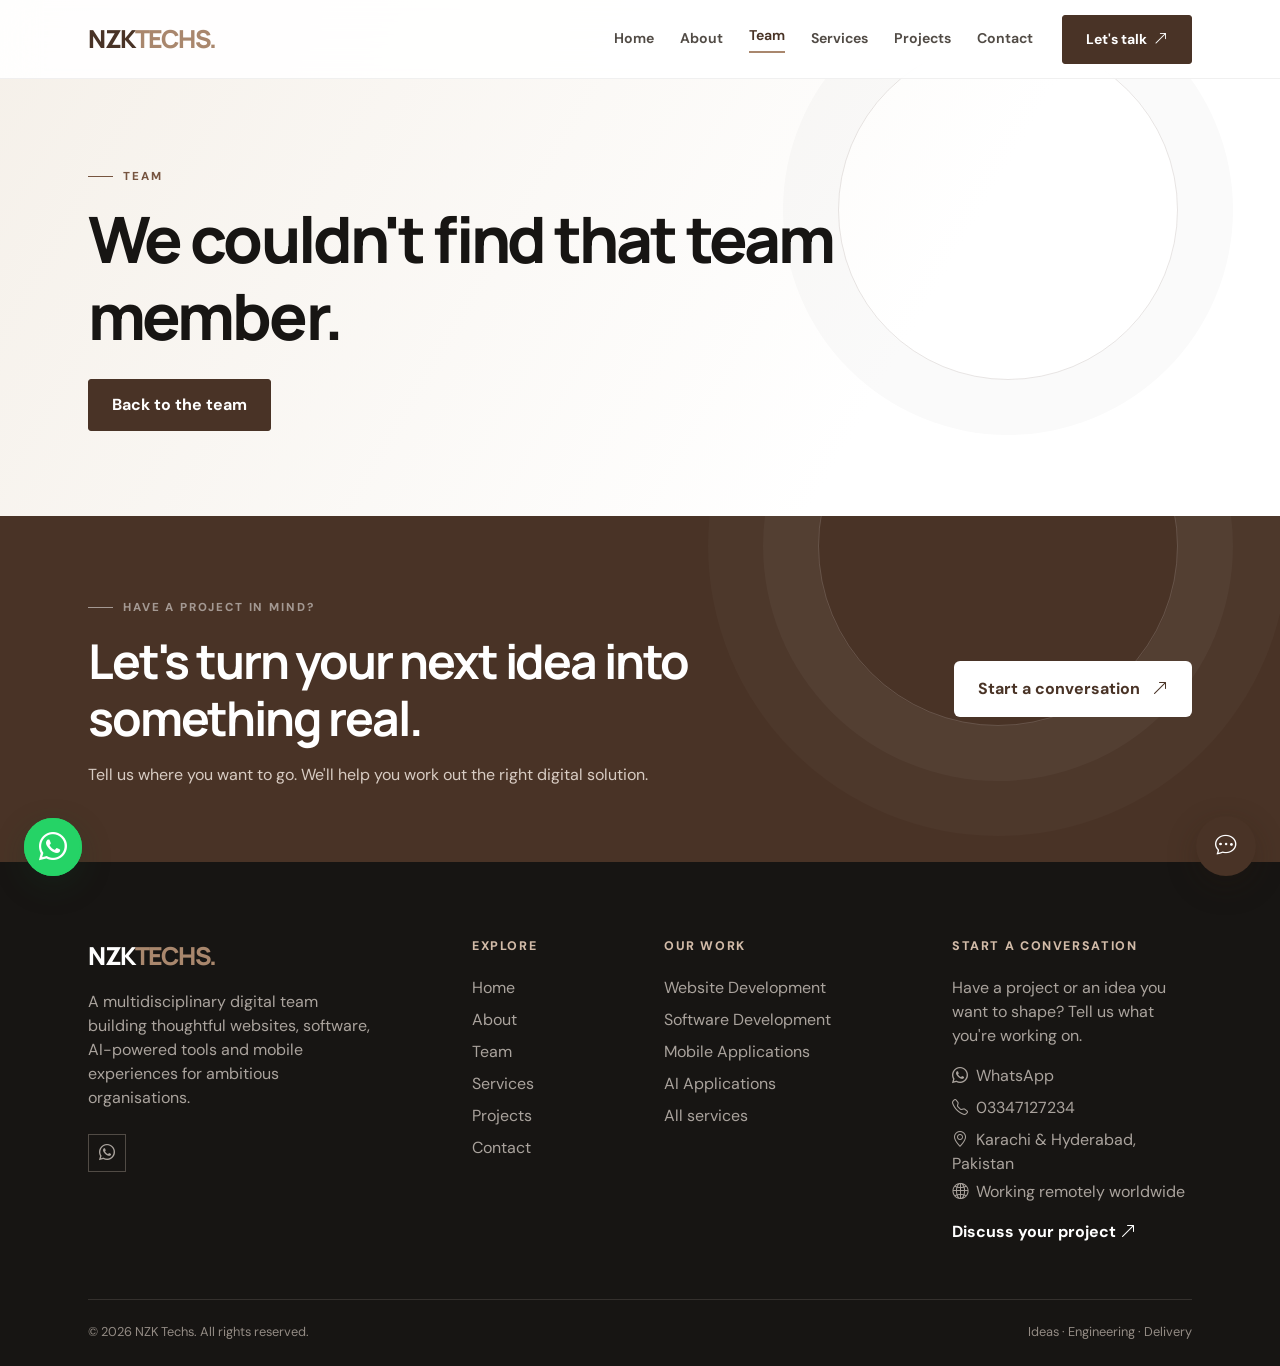
<file: team-member.html>
<!doctype html>
<html lang="en">

<head>
    <meta charset="utf-8">
    <meta name="viewport" content="width=device-width, initial-scale=1, viewport-fit=cover">
    <title>Team Member | NZK Techs</title>
    <meta name="description"
        content="Team member profile at NZK Techs: position, experience and expertise of the engineers behind our websites, software, AI and mobile projects.">
    <meta name="keywords" content="NZK Techs team member, software engineer profile, developer profile">
    <meta name="author" content="NZK Techs">
    <meta name="application-name" content="NZK Techs">
    <meta name="robots" content="index, follow, max-image-preview:large">
    <meta name="theme-color" content="#493326">
    <meta name="color-scheme" content="light">
    <meta name="format-detection" content="telephone=no">
    <meta name="geo.region" content="PK-SD">
    <meta name="geo.placename" content="Karachi &amp; Hyderabad, Sindh, Pakistan">
    <link rel="icon"
        href="data:image/svg+xml,%3Csvg xmlns='http://www.w3.org/2000/svg' viewBox='0 0 64 64'%3E%3Crect width='64' height='64' rx='12' fill='%23493326'/%3E%3Ctext x='32' y='42' font-family='Arial,sans-serif' font-size='26' font-weight='800' text-anchor='middle' fill='%23ffffff'%3ENZK%3C/text%3E%3C/svg%3E">
    <meta property="og:type" content="website">
    <meta property="og:site_name" content="NZK Techs">
    <meta property="og:locale" content="en_PK">
    <meta property="og:title" content="Team Member | NZK Techs">
    <meta property="og:description"
        content="Team member profile at NZK Techs: position, experience and expertise of the engineers behind our websites, software, AI and mobile projects.">
    <meta name="twitter:card" content="summary">
    <meta name="twitter:title" content="Team Member | NZK Techs">
    <meta name="twitter:description"
        content="Team member profile at NZK Techs: position, experience and expertise of the engineers behind our websites, software, AI and mobile projects.">
    <script
        type="application/ld+json">{"@context":"https://schema.org","@type":"Organization","name":"NZK Techs","alternateName":"NZKTechnologies","description":"A multidisciplinary development team building websites, custom software, AI applications and Flutter mobile apps.","address":[{"@type":"PostalAddress","addressLocality":"Karachi","addressRegion":"Sindh","addressCountry":"PK"},{"@type":"PostalAddress","addressLocality":"Hyderabad","addressRegion":"Sindh","addressCountry":"PK"}],"areaServed":"Worldwide (remote)","contactPoint":{"@type":"ContactPoint","contactType":"customer support","telephone":"+923347127234","availableLanguage":["English","Urdu"]},"knowsAbout":["Web development","Custom software development","Mobile app development","Flutter","AI applications","ERP systems"]}</script>
    <link rel="preconnect" href="https://fonts.googleapis.com">
    <link rel="preconnect" href="https://fonts.gstatic.com" crossorigin>
    <link
        href="https://fonts.googleapis.com/css2?family=DM+Sans:wght@400;500;600;700;800&family=Manrope:wght@400;500;600;700;800&display=swap"
        rel="stylesheet">
    <link href="https://cdn.jsdelivr.net/npm/bootstrap@5.3.3/dist/css/bootstrap.min.css" rel="stylesheet">
    <link href="https://cdn.jsdelivr.net/npm/bootstrap-icons@1.11.3/font/bootstrap-icons.min.css" rel="stylesheet">
    <link href="assets/css/style.css" rel="stylesheet">
</head>

<body data-page="member">
    <main>
        <div id="memberRoot"></div>
        <section class="cta-band">
            <div class="container">
                <div class="row align-items-center g-4">
                    <div class="col-lg-8">
                        <div class="eyebrow text-white-50 mb-3">HAVE A PROJECT IN MIND?</div>
                        <h2 class="display-5 fw-bold mb-3">Let's turn your next idea into something real.</h2>
                        <p class="mb-0">Tell us where you want to go. We'll help you work out the right digital
                            solution.</p>
                    </div>
                    <div class="col-lg-4 text-lg-end"><a href="contact.html" class="btn px-4 py-3 fw-bold">Start a
                            conversation <i class="bi bi-arrow-up-right ms-2"></i></a></div>
                </div>
            </div>
        </section>
    </main>
    <script src="https://cdn.jsdelivr.net/npm/bootstrap@5.3.3/dist/js/bootstrap.bundle.min.js"></script>
    <script src="assets/js/data.js"></script>
    <script src="assets/js/main.js"></script>
    <script src="assets/js/pages.js"></script>
</body>

</html>
</file>
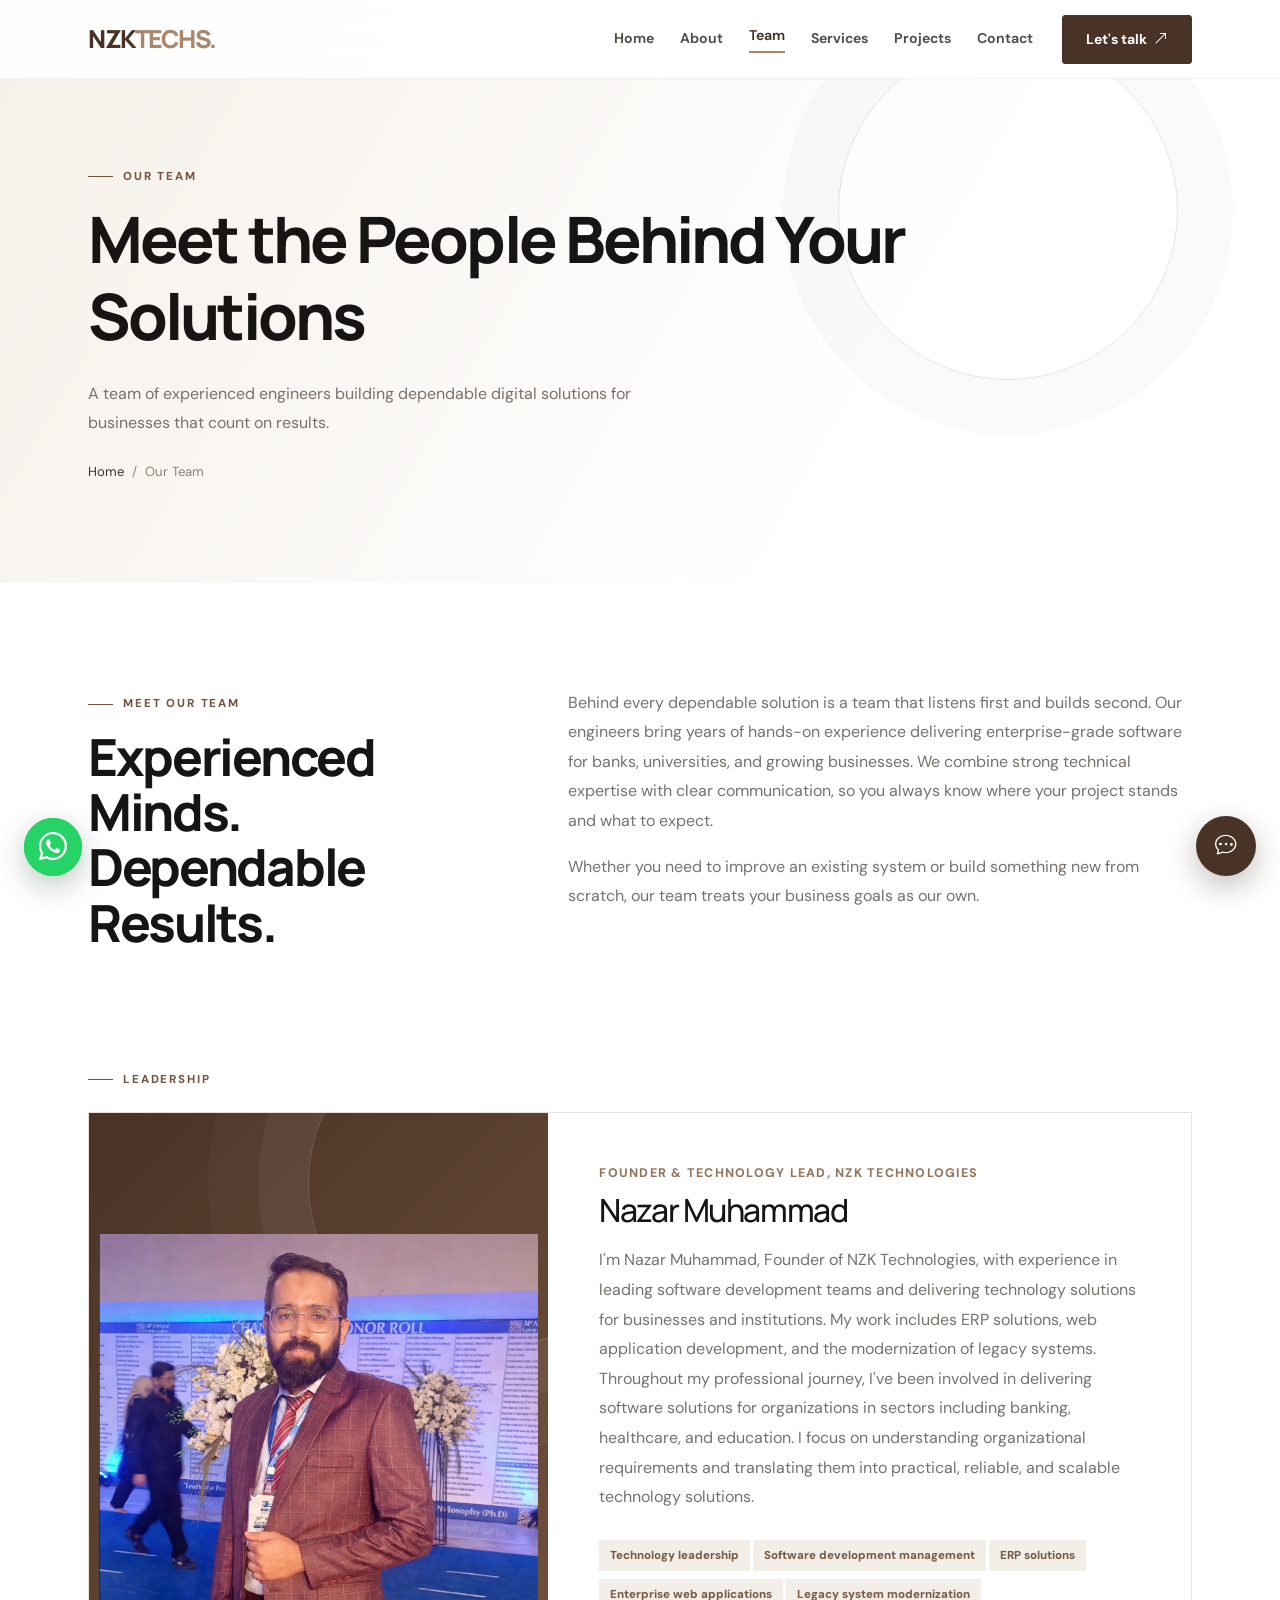
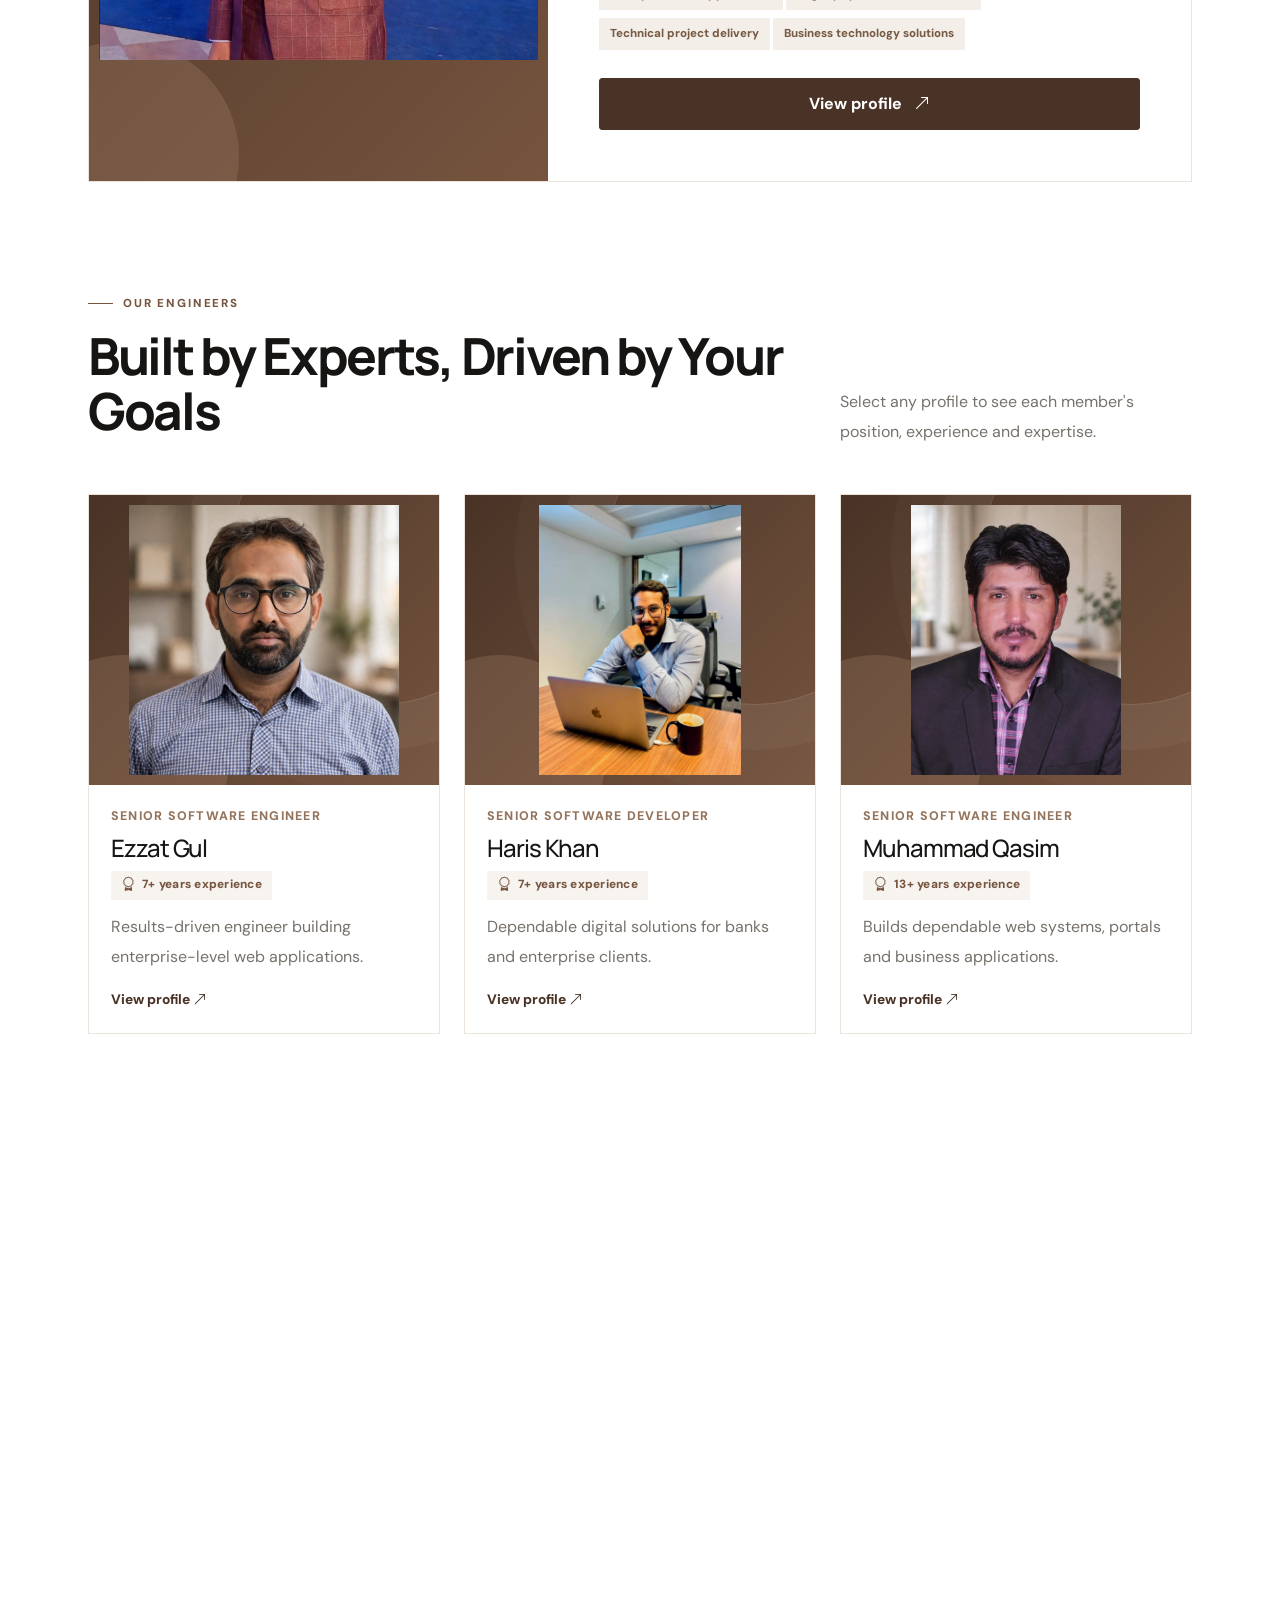
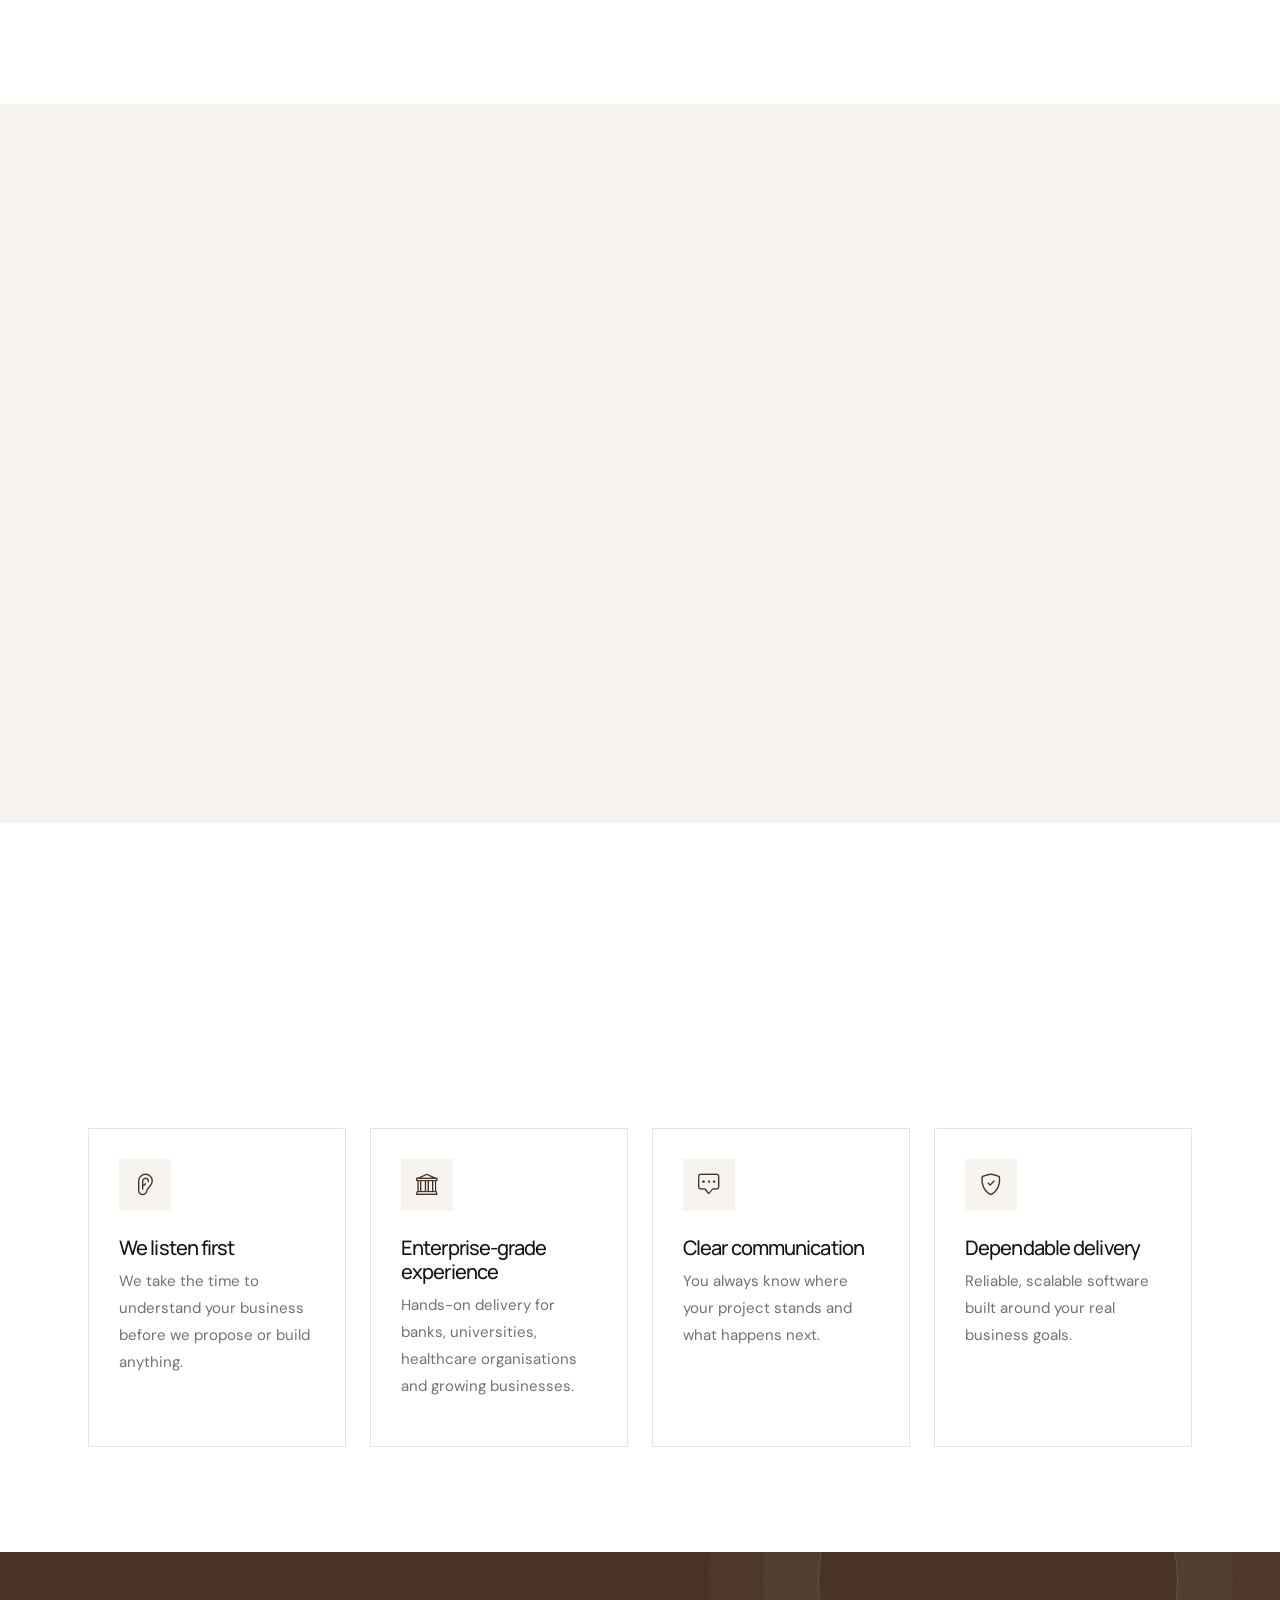
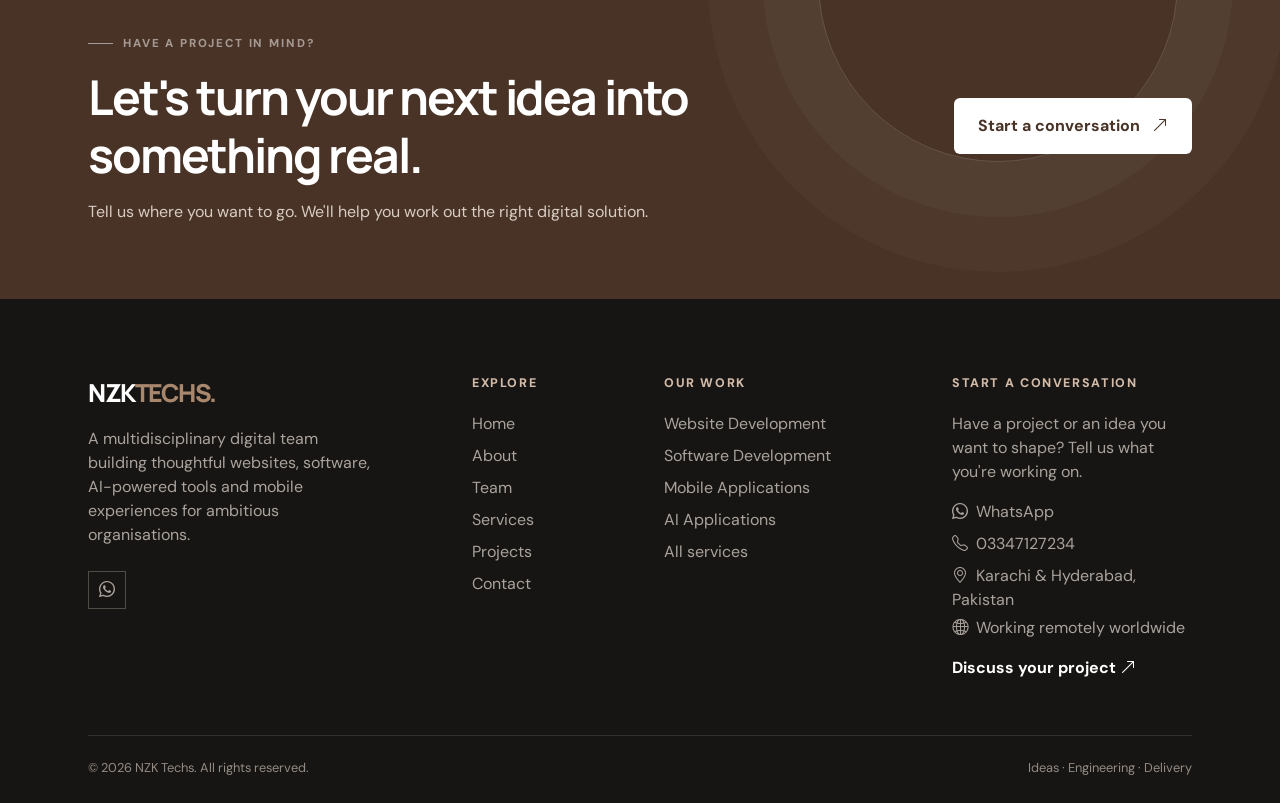
<file: team.html>
<!doctype html>
<html lang="en"><head>
<meta charset="utf-8">
<meta name="viewport" content="width=device-width, initial-scale=1, viewport-fit=cover">
<title>Our Team | Meet the Engineers Behind NZK Techs</title>
<meta name="description" content="Meet the NZK Techs team: experienced engineers delivering enterprise-grade software for banks, universities and growing businesses with clear communication and dependable results.">
<meta name="keywords" content="NZK Techs team, software engineers Pakistan, Nazar Muhammad, founder NZKTechnologies, .NET developer, Flutter developer, backend developer, frontend developer">
<meta name="author" content="NZK Techs">
<meta name="application-name" content="NZK Techs">
<meta name="robots" content="index, follow, max-image-preview:large">
<meta name="theme-color" content="#493326">
<meta name="color-scheme" content="light">
<meta name="format-detection" content="telephone=no">
<meta name="geo.region" content="PK-SD"><meta name="geo.placename" content="Karachi &amp; Hyderabad, Sindh, Pakistan">
<link rel="icon" href="data:image/svg+xml,%3Csvg xmlns='http://www.w3.org/2000/svg' viewBox='0 0 64 64'%3E%3Crect width='64' height='64' rx='12' fill='%23493326'/%3E%3Ctext x='32' y='42' font-family='Arial,sans-serif' font-size='26' font-weight='800' text-anchor='middle' fill='%23ffffff'%3ENZK%3C/text%3E%3C/svg%3E">
<meta property="og:type" content="website">
<meta property="og:site_name" content="NZK Techs">
<meta property="og:locale" content="en_PK">
<meta property="og:title" content="Our Team | Meet the Engineers Behind NZK Techs">
<meta property="og:description" content="Meet the NZK Techs team: experienced engineers delivering enterprise-grade software for banks, universities and growing businesses with clear communication and dependable results.">
<meta name="twitter:card" content="summary">
<meta name="twitter:title" content="Our Team | Meet the Engineers Behind NZK Techs">
<meta name="twitter:description" content="Meet the NZK Techs team: experienced engineers delivering enterprise-grade software for banks, universities and growing businesses with clear communication and dependable results.">
<script type="application/ld+json">{"@context":"https://schema.org","@type":"Organization","name":"NZK Techs","alternateName":"NZKTechnologies","description":"A multidisciplinary development team building websites, custom software, AI applications and Flutter mobile apps.","address":[{"@type":"PostalAddress","addressLocality":"Karachi","addressRegion":"Sindh","addressCountry":"PK"},{"@type":"PostalAddress","addressLocality":"Hyderabad","addressRegion":"Sindh","addressCountry":"PK"}],"areaServed":"Worldwide (remote)","contactPoint":{"@type":"ContactPoint","contactType":"customer support","telephone":"+923347127234","availableLanguage":["English","Urdu"]},"knowsAbout":["Web development","Custom software development","Mobile app development","Flutter","AI applications","ERP systems"]}</script>
<link rel="preconnect" href="https://fonts.googleapis.com">
<link rel="preconnect" href="https://fonts.gstatic.com" crossorigin>
<link href="https://fonts.googleapis.com/css2?family=DM+Sans:wght@400;500;600;700;800&family=Manrope:wght@400;500;600;700;800&display=swap" rel="stylesheet">
<link href="https://cdn.jsdelivr.net/npm/bootstrap@5.3.3/dist/css/bootstrap.min.css" rel="stylesheet">
<link href="https://cdn.jsdelivr.net/npm/bootstrap-icons@1.11.3/font/bootstrap-icons.min.css" rel="stylesheet">
<link href="assets/css/style.css" rel="stylesheet">
</head>
<body data-page="team">
<main>
<section class="page-hero"><div class="container"><div class="eyebrow mb-3">Our Team</div><h1 class="mb-4">Meet the People Behind Your Solutions</h1><p class="section-copy mb-4">A team of experienced engineers building dependable digital solutions for businesses that count on results.</p><div class="breadcrumb"><a href="index.html">Home</a><span class="mx-2">/</span>Our Team</div></div></section>

<section class="section-space pb-0"><div class="container"><div class="row g-5 align-items-start"><div class="col-lg-5 reveal"><div class="eyebrow mb-3">MEET OUR TEAM</div><h2 class="section-title">Experienced Minds. Dependable Results.</h2></div><div class="col-lg-7 reveal"><p class="section-copy">Behind every dependable solution is a team that listens first and builds second. Our engineers bring years of hands-on experience delivering enterprise-grade software for banks, universities, and growing businesses. We combine strong technical expertise with clear communication, so you always know where your project stands and what to expect.</p><p class="section-copy mb-0">Whether you need to improve an existing system or build something new from scratch, our team treats your business goals as our own.</p></div></div></div></section>

<section class="section-space pb-0"><div class="container"><div class="eyebrow mb-4 reveal">LEADERSHIP</div><div id="teamLeader"></div></div></section>

<section class="section-space"><div class="container"><div class="row align-items-end mb-5"><div class="col-lg-8 reveal"><div class="eyebrow mb-3">OUR ENGINEERS</div><h2 class="section-title">Built by Experts, Driven by Your Goals</h2></div><div class="col-lg-4 reveal"><p class="section-copy mb-0">Select any profile to see each member's position, experience and expertise.</p></div></div><div class="row g-4" id="teamGrid"></div></div></section>

<section class="section-space bg-cream"><div class="container"><div class="row g-4 mb-5 text-start"><div class="col-6 col-lg-3 reveal"><div class="stat"><strong data-team-count data-count="7" data-pad="2">07</strong><span>Specialist team members</span></div></div><div class="col-6 col-lg-3 reveal"><div class="stat"><strong data-count="13" data-suffix="+">13+</strong><span>Years of senior software experience</span></div></div><div class="col-6 col-lg-3 reveal"><div class="stat"><strong data-count="20" data-suffix="+">20+</strong><span>Mobile apps delivered</span></div></div><div class="col-6 col-lg-3 reveal"><div class="stat"><strong data-count="4" data-pad="2">04</strong><span>Core service areas</span></div></div></div>
<div class="row align-items-center g-5"><div class="col-lg-6 reveal"><div class="eyebrow mb-3">HOW WE COLLABORATE</div><h2 class="section-title mb-4">The right people around the right problem.</h2><p class="section-copy">Each project is approached as a shared responsibility. Depending on the scope, our specialists work together across discovery, interface design, architecture, implementation, testing and launch. With teams in Karachi and Hyderabad, and remote collaboration with clients worldwide, distance never slows a project down.</p></div><div class="col-lg-6"><div class="row g-3"><div class="col-6 reveal"><div class="info-card p-4"><i class="bi bi-diagram-3 fs-3 text-brown"></i><h3 class="h6 mt-3">Shared planning</h3><p class="small mb-0">A common understanding of goals and scope.</p></div></div><div class="col-6 reveal"><div class="info-card p-4"><i class="bi bi-code-slash fs-3 text-brown"></i><h3 class="h6 mt-3">Specialist skills</h3><p class="small mb-0">The right expertise for each workstream.</p></div></div><div class="col-6 reveal"><div class="info-card p-4"><i class="bi bi-check2-circle fs-3 text-brown"></i><h3 class="h6 mt-3">Quality checks</h3><p class="small mb-0">Review and testing throughout delivery.</p></div></div><div class="col-6 reveal"><div class="info-card p-4"><i class="bi bi-chat-left-text fs-3 text-brown"></i><h3 class="h6 mt-3">Clear updates</h3><p class="small mb-0">Consistent communication with clients.</p></div></div></div></div></div></div></section>

<section class="section-space"><div class="container"><div class="text-center mx-auto mb-5 reveal"><div class="eyebrow mb-3">WHAT YOU CAN EXPECT</div><h2 class="section-title mx-auto">A team that treats your goals as its own.</h2></div><div class="row g-4"><div class="col-md-6 col-lg-3 reveal"><div class="service-card"><div class="service-icon"><i class="bi bi-ear"></i></div><h3 class="h5">We listen first</h3><p>We take the time to understand your business before we propose or build anything.</p></div></div><div class="col-md-6 col-lg-3 reveal"><div class="service-card"><div class="service-icon"><i class="bi bi-bank"></i></div><h3 class="h5">Enterprise-grade experience</h3><p>Hands-on delivery for banks, universities, healthcare organisations and growing businesses.</p></div></div><div class="col-md-6 col-lg-3 reveal"><div class="service-card"><div class="service-icon"><i class="bi bi-chat-square-dots"></i></div><h3 class="h5">Clear communication</h3><p>You always know where your project stands and what happens next.</p></div></div><div class="col-md-6 col-lg-3 reveal"><div class="service-card"><div class="service-icon"><i class="bi bi-shield-check"></i></div><h3 class="h5">Dependable delivery</h3><p>Reliable, scalable software built around your real business goals.</p></div></div></div></div></section>

<section class="cta-band"><div class="container"><div class="row align-items-center g-4"><div class="col-lg-8"><div class="eyebrow text-white-50 mb-3">HAVE A PROJECT IN MIND?</div><h2 class="display-5 fw-bold mb-3">Let's turn your next idea into something real.</h2><p class="mb-0">Tell us where you want to go. We'll help you work out the right digital solution.</p></div><div class="col-lg-4 text-lg-end"><a href="contact.html" class="btn px-4 py-3 fw-bold">Start a conversation <i class="bi bi-arrow-up-right ms-2"></i></a></div></div></div></section>
</main>
<script src="https://cdn.jsdelivr.net/npm/bootstrap@5.3.3/dist/js/bootstrap.bundle.min.js"></script><script src="assets/js/data.js"></script><script src="assets/js/main.js"></script><script src="assets/js/pages.js"></script></body></html>
</file>
<file: assets/css/style.css>
:root {
  --brown: #493326;
  --brown2: #76543f;
  --cream: #f7f4ef;
  --ink: #171513;
  --muted: #77716b;
  --line: #e9e3dc;
  --white: #fff;
  --shadow: 0 24px 70px rgba(35, 25, 18, .10)
}

* {
  box-sizing: border-box
}

html {
  scroll-behavior: smooth;
  scroll-padding-top: 90px
}

body {
  font-family: "DM Sans", sans-serif;
  color: var(--ink);
  background: #fff;
  overflow-x: hidden
}

h1,
h2,
h3,
h4,
h5 {
  font-family: "Manrope", sans-serif;
  letter-spacing: -.045em;
  font-weight: 750
}

a {
  text-decoration: none
}

.text-brown {
  color: var(--brown) !important
}

.bg-cream {
  background: var(--cream)
}

.eyebrow {
  display: inline-flex;
  align-items: center;
  gap: 10px;
  color: var(--brown2);
  font-size: .72rem;
  font-weight: 800;
  letter-spacing: .16em;
  text-transform: uppercase
}

.eyebrow:before {
  content: "";
  width: 25px;
  height: 1px;
  background: currentColor
}

.section-space {
  padding: 105px 0
}

.section-title {
  font-size: clamp(2.2rem, 4vw, 3.8rem);
  line-height: 1.08;
  max-width: 760px
}

.section-copy {
  color: var(--muted);
  line-height: 1.85;
  max-width: 620px
}

.btn-brand {
  background: var(--brown);
  color: #fff;
  border: 1px solid var(--brown);
  padding: 13px 23px;
  border-radius: 3px;
  font-weight: 700;
  transition: .25s
}

.btn-brand:hover {
  background: #2f2119;
  color: #fff;
  transform: translateY(-2px)
}

.btn-outline-brand {
  border: 1px solid #b9a99c;
  color: var(--brown);
  padding: 13px 23px;
  border-radius: 3px;
  font-weight: 700;
  transition: .25s
}

.btn-outline-brand:hover {
  background: var(--brown);
  color: #fff
}

.site-header {
  position: fixed;
  z-index: 1000;
  top: 0;
  left: 0;
  width: 100%;
  background: rgba(255, 255, 255, .91);
  backdrop-filter: blur(18px);
  border-bottom: 1px solid rgba(0, 0, 0, .06);
  transition: .3s
}

.site-header.scrolled {
  box-shadow: 0 8px 30px rgba(0, 0, 0, .06)
}

.navbar {
  min-height: 78px
}

.navbar-brand {
  font-family: Manrope, sans-serif;
  font-weight: 900;
  letter-spacing: -.06em;
  color: var(--brown);
  font-size: 1.55rem
}

.navbar-brand span {
  color: #a9876d
}

.nav-link {
  font-size: .88rem;
  font-weight: 650;
  color: #514b45 !important;
  padding: 10px 13px !important
}

.nav-link:hover,
.nav-link.active {
  color: var(--brown) !important
}

.nav-link.active:after {
  content: "";
  display: block;
  height: 2px;
  background: #a9876d;
  margin-top: 4px
}

.hero {
  position: relative;
  min-height: 760px;
  padding: 155px 0 95px;
  display: flex;
  align-items: center;
  overflow: hidden;
  background: linear-gradient(115deg, #f5f0e9 0%, #f8f6f2 48%, #e8ddd2 100%)
}

.hero:before {
  content: "";
  position: absolute;
  width: 650px;
  height: 650px;
  border: 1px solid rgba(73, 51, 38, .12);
  border-radius: 50%;
  right: -110px;
  top: 30px;
  box-shadow: 0 0 0 70px rgba(73, 51, 38, .025), 0 0 0 140px rgba(73, 51, 38, .02)
}

.hero:after {
  content: "";
  position: absolute;
  width: 420px;
  height: 420px;
  border-radius: 50%;
  background: rgba(139, 103, 77, .10);
  filter: blur(5px);
  right: 12%;
  top: 20%
}

.hero .container {
  position: relative;
  z-index: 2
}

.hero h1 {
  font-size: clamp(3.2rem, 6.3vw, 6.2rem);
  line-height: .99;
  max-width: 800px
}

.hero h1 em {
  font-style: normal;
  color: var(--brown2)
}

.hero-lead {
  font-size: 1.08rem;
  line-height: 1.85;
  color: #6d655e;
  max-width: 590px
}

.hero-visual {
  position: relative;
  min-height: 440px
}

.hero-image {
  position: absolute;
  right: 4%;
  top: 4%;
  width: 83%;
  height: 410px;
  object-fit: cover;
  border-radius: 3px;
  box-shadow: var(--shadow)
}

.hero-stamp {
  position: absolute;
  left: 0;
  bottom: 25px;
  background: var(--brown);
  color: #fff;
  padding: 25px 28px;
  max-width: 190px;
  box-shadow: var(--shadow)
}

.hero-stamp strong {
  display: block;
  font-size: 2rem;
  font-family: Manrope
}

.hero-orbit {
  position: absolute;
  right: 0;
  top: -30px;
  width: 130px;
  height: 130px;
  border: 1px solid rgba(73, 51, 38, .35);
  border-radius: 50%;
  z-index: 1
}

.trust-strip {
  border-bottom: 1px solid var(--line);
  border-top: 1px solid var(--line);
  padding: 23px 0
}

.trust-item {
  font-size: .82rem;
  color: #625a53;
  font-weight: 700;
  display: flex;
  align-items: center;
  gap: 10px
}

.trust-item i {
  color: var(--brown2);
  font-size: 1.1rem
}

.service-card,
.project-card,
.team-card,
.info-card {
  height: 100%;
  border: 1px solid var(--line);
  background: #fff;
  transition: .3s;
  overflow: hidden
}

.service-card {
  padding: 30px
}

.service-card:hover,
.project-card:hover,
.team-card:hover,
.info-card:hover {
  transform: translateY(-7px);
  box-shadow: var(--shadow);
  border-color: #d6c7ba
}

.service-icon {
  width: 52px;
  height: 52px;
  display: grid;
  place-items: center;
  background: var(--cream);
  color: var(--brown);
  font-size: 1.35rem;
  margin-bottom: 25px
}

.service-card p,
.info-card p {
  color: var(--muted);
  line-height: 1.8;
  font-size: .94rem
}

.card-link {
  color: var(--brown);
  font-weight: 800;
  font-size: .86rem
}

.project-image {
  height: 245px;
  width: 100%;
  object-fit: cover;
  transition: .6s
}

.project-card:hover .project-image {
  transform: scale(1.04)
}

.project-image-wrap {
  overflow: hidden
}

.project-body {
  padding: 25px
}

.project-tag {
  font-size: .68rem;
  text-transform: uppercase;
  letter-spacing: .12em;
  color: #96775f;
  font-weight: 800
}

.team-photo {
  width: 100%;
  height: 290px;
  object-fit: cover;
  filter: saturate(.75)
}

.team-body {
  padding: 22px
}

.team-role {
  font-size: .78rem;
  color: #94745c;
  font-weight: 800;
  text-transform: uppercase;
  letter-spacing: .1em
}

.cta-band {
  background: var(--brown);
  color: #fff;
  padding: 75px 0;
  position: relative;
  overflow: hidden
}

.cta-band:after {
  content: "";
  position: absolute;
  width: 360px;
  height: 360px;
  border: 1px solid rgba(255, 255, 255, .16);
  border-radius: 50%;
  right: 8%;
  top: -150px;
  box-shadow: 0 0 0 55px rgba(255, 255, 255, .035), 0 0 0 110px rgba(255, 255, 255, .025)
}

.cta-band .container {
  position: relative;
  z-index: 1
}

.cta-band p {
  color: #d8ccc3
}

.cta-band .btn {
  background: #fff;
  color: var(--brown);
  border: 0
}

.page-hero {
  padding: 160px 0 85px;
  background: linear-gradient(120deg, #f5f0e9, #fff 70%);
  position: relative;
  overflow: hidden
}

.page-hero:after {
  content: "";
  position: absolute;
  width: 340px;
  height: 340px;
  border: 1px solid rgba(73, 51, 38, .13);
  border-radius: 50%;
  right: 8%;
  top: 40px;
  box-shadow: 0 0 0 55px rgba(73, 51, 38, .025)
}

.page-hero .container {
  position: relative;
  z-index: 1
}

.page-hero h1 {
  font-size: clamp(2.8rem, 5vw, 5rem);
  max-width: 850px
}

.breadcrumb {
  font-size: .82rem;
  color: #8b8178
}

.breadcrumb a {
  color: var(--brown)
}

.process-number {
  font-size: 3.2rem;
  color: #d6c7ba;
  font-family: Manrope;
  font-weight: 800
}

.stat {
  border-left: 2px solid #b99c84;
  padding-left: 18px
}

.stat strong {
  font-size: 2.4rem;
  font-family: Manrope;
  display: block
}

.stat span {
  font-size: .8rem;
  color: var(--muted)
}

.contact-panel {
  background: var(--cream);
  padding: 35px
}

.form-control,
.form-select {
  border-radius: 2px;
  border: 1px solid #ded6ce;
  padding: 13px 14px
}

.form-control:focus,
.form-select:focus {
  border-color: #98745a;
  box-shadow: 0 0 0 .2rem rgba(73, 51, 38, .08)
}

.site-footer {
  background: #171513;
  color: #fff;
  padding: 75px 0 25px
}

.site-footer p,
.site-footer a {
  color: #aaa39d
}

.site-footer a:hover {
  color: #fff
}

.footer-title {
  font-size: .78rem;
  text-transform: uppercase;
  letter-spacing: .13em;
  color: #d2bba8;
  font-weight: 800;
  margin-bottom: 20px
}

.footer-bottom {
  border-top: 1px solid #34302d;
  margin-top: 55px;
  padding-top: 22px;
  font-size: .8rem;
  color: #938b84
}

.social-link {
  width: 38px;
  height: 38px;
  border: 1px solid #514b45;
  display: inline-grid;
  place-items: center;
  color: #fff;
  margin-right: 7px
}

.social-link:hover {
  background: #fff;
  color: var(--brown)
}

.chat-launch {
  position: fixed;
  right: 25px;
  bottom: 25px;
  z-index: 1100;
  width: 60px;
  height: 60px;
  border: 0;
  border-radius: 50%;
  background: var(--brown);
  color: #fff;
  font-size: 1.35rem;
  box-shadow: 0 10px 30px rgba(40, 25, 15, .25)
}

.chat-box {
  position: fixed;
  right: 25px;
  bottom: 98px;
  width: min(360px, calc(100vw - 35px));
  background: #fff;
  z-index: 1100;
  box-shadow: var(--shadow);
  border: 1px solid var(--line);
  display: none
}

.chat-box.open {
  display: block;
  animation: pop .25s ease
}

.chat-head {
  background: var(--brown);
  color: #fff;
  padding: 17px 20px
}

.chat-messages {
  height: 260px;
  overflow: auto;
  padding: 18px;
  background: #fbfaf8
}

.chat-msg {
  padding: 10px 13px;
  background: #eee8e1;
  margin-bottom: 10px;
  max-width: 90%;
  font-size: .86rem;
  line-height: 1.5
}

.chat-msg.user {
  margin-left: auto;
  background: var(--brown);
  color: #fff
}

.chat-input {
  display: flex;
  padding: 12px;
  gap: 8px
}

.chat-input input {
  min-width: 0;
  flex: 1;
  border: 1px solid var(--line);
  padding: 10px
}

.page-loader {
  position: fixed;
  inset: 0;
  background: #f7f4ef;
  z-index: 3000;
  display: grid;
  place-items: center;
  transition: opacity .5s, visibility .5s
}

.page-loader.hide {
  opacity: 0;
  visibility: hidden
}

.loader-inner {
  text-align: center
}

.loader-logo {
  font: 900 2.4rem Manrope;
  color: var(--brown);
  letter-spacing: -.07em
}

.loader-line {
  width: 150px;
  height: 2px;
  background: #e0d7cf;
  margin: 20px auto;
  overflow: hidden
}

.loader-line span {
  display: block;
  width: 35%;
  height: 100%;
  background: var(--brown);
  animation: load 1.2s ease-in-out infinite
}

.loader-caption {
  font-size: .65rem;
  letter-spacing: .2em;
  color: #8b7767;
  font-weight: 800
}

.reveal {
  opacity: 0;
  transform: translateY(28px);
  transition: opacity .75s ease, transform .75s ease
}

.reveal.show {
  opacity: 1;
  transform: none
}

.reveal-left {
  transform: translateX(-35px)
}

.reveal-right {
  transform: translateX(35px)
}

.reveal-left.show,
.reveal-right.show {
  transform: none
}

.accordion-button:not(.collapsed) {
  background: #f5f0e9;
  color: var(--brown);
  box-shadow: none
}

.accordion-button:focus {
  box-shadow: none
}

.pill {
  display: inline-block;
  padding: 7px 11px;
  background: #f3eee8;
  color: #775a44;
  font-size: .72rem;
  font-weight: 800;
  margin: 4px 3px 4px 0
}

.back-top {
  position: fixed;
  bottom: 98px;
  right: 31px;
  z-index: 900;
  background: #fff;
  border: 1px solid var(--line);
  width: 40px;
  height: 40px;
  color: var(--brown);
  display: none
}

.back-top.show {
  display: block
}

@keyframes load {
  0% {
    transform: translateX(-100%)
  }

  100% {
    transform: translateX(400%)
  }
}

@keyframes pop {
  from {
    opacity: 0;
    transform: translateY(12px)
  }

  to {
    opacity: 1;
    transform: none
  }
}

@media(max-width:991px) {
  .hero {
    min-height: auto;
    padding: 135px 0 75px
  }

  .hero-visual {
    min-height: 370px
  }

  .hero-image {
    height: 340px
  }

  .section-space {
    padding: 75px 0
  }

  .navbar-collapse {
    padding: 15px 0
  }

  .nav-link.active:after {
    display: none
  }
}

@media(max-width:575px) {
  .hero h1 {
    font-size: 3.15rem
  }

  .hero-visual {
    min-height: 300px
  }

  .hero-image {
    height: 270px;
    width: 88%
  }

  .hero-stamp {
    padding: 17px;
    bottom: 0
  }

  .section-space {
    padding: 65px 0
  }

  .page-hero {
    padding: 135px 0 65px
  }

  .contact-panel {
    padding: 24px
  }
}

/* Guided NZK Techs chat assistant */
.chat-launch {
  right: 24px;
  bottom: 24px
}

.chat-box {
  right: 24px;
  bottom: 96px;
  border-radius: 5px;
  overflow: hidden
}

.chat-head {
  min-height: 72px
}

.chat-avatar {
  width: 36px;
  height: 36px;
  border-radius: 50%;
  display: grid;
  place-items: center;
  background: rgba(255, 255, 255, .15);
  font-size: 1.05rem
}

.chat-refresh {
  font-size: 1.1rem;
  opacity: .9
}

.chat-refresh:hover,
.chat-close:hover {
  opacity: .7
}

.chat-messages {
  display: flex;
  flex-direction: column;
  gap: 2px
}

.chat-msg {
  border-radius: 3px
}

.chat-msg.user {
  background: var(--brown);
  color: #fff
}

.chat-quick-questions {
  display: flex;
  flex-direction: column;
  align-items: flex-start;
  gap: 7px;
  margin: 5px 0 10px
}

.chat-quick-btn {
  border: 1px solid #d9cbbf;
  background: #fff;
  color: var(--brown);
  padding: 8px 11px;
  font-size: .78rem;
  text-align: left;
  max-width: 100%;
  transition: .2s
}

.chat-quick-btn:hover {
  background: #f4eee8;
  border-color: #b99c84
}

.chat-input {
  border-top: 1px solid var(--line);
  background: #fff
}

.chat-input input {
  outline: none;
  min-width: 0
}

@media(max-width:575px) {
  .chat-launch {
    right: 17px;
    bottom: 17px
  }

  .chat-box {
    right: 12px;
    bottom: 86px
  }
}

/* ===================== v2 additions (same brown theme) ===================== */
:focus-visible {
  outline: 2px solid var(--brown2);
  outline-offset: 3px
}

a.text-reset:hover {
  color: inherit !important
}

.team-card,
.project-card {
  display: flex;
  flex-direction: column
}

.team-body,
.project-body {
  flex: 1
}

/* Team avatars (initials) */
.team-avatar,
.member-avatar {
  position: relative;
  display: grid;
  place-items: center;
  overflow: hidden;
  color: #fff;
  background: linear-gradient(135deg, #493326 0%, #76543f 100%)
}

.team-avatar {
  height: 290px
}

.member-avatar {
  height: 340px;
  margin-bottom: 22px
}

.team-avatar:before,
.member-avatar:before {
  content: "";
  position: absolute;
  width: 300px;
  height: 300px;
  border: 1px solid rgba(255, 255, 255, .16);
  border-radius: 50%;
  right: -90px;
  top: -90px;
  box-shadow: 0 0 0 45px rgba(255, 255, 255, .04), 0 0 0 90px rgba(255, 255, 255, .025)
}

.team-avatar:after,
.member-avatar:after {
  content: "";
  position: absolute;
  width: 210px;
  height: 210px;
  border-radius: 50%;
  background: rgba(169, 135, 109, .28);
  left: -70px;
  bottom: -80px
}


.team-avatar span,
.member-avatar span {
  position: relative;
  z-index: 1;
  font: 800 4.4rem Manrope, sans-serif;
  letter-spacing: -.06em;
  transition: transform .5s
}

.team-avatar img,
.member-avatar img {
  position: absolute;
  inset: 0;
  width: 100%;
  height: 100%;
  object-fit: cover;
  z-index: 2
}

.team-card:hover .team-avatar span {
  transform: scale(1.08)
}

.member-side {
  position: sticky;
  top: 110px
}

.fact-list {
  list-style: none;
  padding: 0;
  margin: 0 0 22px;
  border: 1px solid var(--line)
}

.fact-list li {
  display: flex;
  justify-content: space-between;
  gap: 18px;
  padding: 13px 16px;
  border-bottom: 1px solid var(--line);
  font-size: .88rem
}

.fact-list li:last-child {
  border-bottom: 0
}

.fact-list span {
  color: var(--muted)
}

.fact-list strong {
  text-align: right;
  font-weight: 700;
  word-break: break-word
}

.fact-list a {
  color: var(--brown)
}

.fact-list a:hover {
  text-decoration: underline
}

.highlight {
  display: flex;
  gap: 12px;
  align-items: flex-start;
  padding: 16px;
  background: var(--cream);
  height: 100%;
  font-size: .92rem;
  line-height: 1.55
}

.highlight i {
  color: var(--brown2);
  font-size: 1.15rem;
  margin-top: 1px
}

.skill-title {
  font-size: .78rem;
  text-transform: uppercase;
  letter-spacing: .13em;
  color: #94745c;
  font-weight: 800;
  margin-bottom: 10px
}

.member-nav {
  border: 1px solid var(--line);
  padding: 26px;
  transition: .3s;
  display: flex;
  flex-direction: column;
  gap: 4px;
  height: 100%
}

.member-nav strong {
  font: 750 1.35rem Manrope, sans-serif;
  letter-spacing: -.03em
}

.member-nav:hover {
  transform: translateY(-5px);
  box-shadow: var(--shadow);
  border-color: #d6c7ba
}

/* Category cards */
.category-card {
  height: 100%;
  padding: 30px;
  border: 1px solid var(--line);
  background: #fff;
  transition: .3s;
  position: relative;
  overflow: hidden
}

.category-card:before {
  content: "";
  position: absolute;
  left: 0;
  top: 0;
  height: 3px;
  width: 0;
  background: var(--brown2);
  transition: .4s
}

.category-card:hover:before {
  width: 100%
}

.category-card:hover {
  transform: translateY(-7px);
  box-shadow: var(--shadow);
  border-color: #d6c7ba
}

.category-card p {
  color: var(--muted);
  line-height: 1.75;
  font-size: .92rem
}

.category-card:hover .service-icon {
  background: var(--brown);
  color: #fff
}

.service-icon {
  transition: .3s
}

/* Project filter tabs */
.filter-tabs {
  display: flex;
  flex-wrap: wrap;
  gap: 10px
}

.filter-btn {
  display: inline-flex;
  align-items: center;
  gap: 9px;
  border: 1px solid #d9cbbf;
  background: #fff;
  color: var(--brown);
  padding: 11px 18px;
  font-weight: 700;
  font-size: .86rem;
  border-radius: 3px;
  transition: .25s
}

.filter-btn:hover {
  border-color: var(--brown2);
  transform: translateY(-2px)
}

.filter-btn.active {
  background: var(--brown);
  color: #fff;
  border-color: var(--brown)
}

.filter-btn .count {
  background: rgba(73, 51, 38, .1);
  padding: 1px 8px;
  font-size: .72rem;
  border-radius: 20px
}

.filter-btn.active .count {
  background: rgba(255, 255, 255, .2)
}

.category-intro {
  border-left: 2px solid #b99c84;
  padding-left: 20px;
  margin: 34px 0 34px
}

.empty-state {
  text-align: center;
  padding: 60px 25px;
  border: 1px dashed #cdbcae;
  background: var(--cream)
}

.empty-state .section-copy {
  max-width: 520px
}

/* Project covers (used when a project has no photo) */
.project-cover {
  position: relative;
  height: 245px;
  width: 100%;
  display: grid;
  place-items: center;
  overflow: hidden;
  background: linear-gradient(135deg, var(--c1, #493326), var(--c2, #76543f));
  transition: transform .6s
}

.project-card:hover .project-cover {
  transform: scale(1.04)
}

.project-cover-lg {
  height: 430px
}

.project-cover:before {
  content: "";
  position: absolute;
  width: 320px;
  height: 320px;
  border: 1px solid rgba(255, 255, 255, .16);
  border-radius: 50%;
  right: -80px;
  top: -100px;
  box-shadow: 0 0 0 50px rgba(255, 255, 255, .04)
}

.cat-mobile {
  --c1: #493326;
  --c2: #8b674d
}

.cat-ai {
  --c1: #2f2119;
  --c2: #76543f
}

.cat-software {
  --c1: #5a3f2f;
  --c2: #a9876d
}

.cat-website {
  --c1: #76543f;
  --c2: #b99c84
}

.cover-frame {
  position: relative;
  z-index: 1;
  width: 150px;
  height: 96px;
  border: 2px solid rgba(255, 255, 255, .55);
  border-radius: 10px;
  display: grid;
  place-items: center;
  color: #fff;
  font-size: 2.4rem;
  background: rgba(255, 255, 255, .08)
}

.cover-frame.phone {
  width: 92px;
  height: 172px;
  border-radius: 20px
}

.project-cover-lg .cover-frame {
  transform: scale(1.5)
}

.cover-label {
  position: absolute;
  left: 18px;
  bottom: 14px;
  z-index: 1;
  color: rgba(255, 255, 255, .85);
  font-size: .68rem;
  letter-spacing: .14em;
  text-transform: uppercase;
  font-weight: 800
}

.project-hero-img {
  height: 430px;
  object-fit: cover
}


/* Service detail blocks */
.service-block {
  padding: 38px;
  border: 1px solid var(--line);
  background: #fff;
  height: 100%;
  transition: .3s
}

.service-block:hover {
  box-shadow: var(--shadow);
  border-color: #d6c7ba
}

.check-list {
  list-style: none;
  padding: 0;
  margin: 18px 0 22px
}

.check-list li {
  display: flex;
  gap: 10px;
  padding: 6px 0;
  font-size: .93rem;
  color: #514b45;
  line-height: 1.5
}

.check-list i {
  color: var(--brown2);
  margin-top: 2px
}

/* Chat links */
.chat-msg a {
  color: var(--brown);
  font-weight: 700;
  text-decoration: underline
}

.chat-msg.user a {
  color: #fff
}

/* Hero polish */
.hero-image {
  animation: float 7s ease-in-out infinite
}

.hero-orbit {
  animation: spin 24s linear infinite
}

@keyframes float {
  50% {
    transform: translateY(-10px)
  }
}

@keyframes spin {
  to {
    transform: rotate(360deg)
  }
}

.accordion-item {
  border-radius: 0
}

.stat strong {
  line-height: 1.1
}

.contact-link {
  color: var(--brown);
  font-weight: 700
}

.contact-link:hover {
  text-decoration: underline
}

@media(max-width:991px) {
  .member-side {
    position: static
  }

  .member-avatar {
    height: 280px
  }

  .project-cover-lg,
  .project-hero-img {
    height: 320px
  }

  .project-cover-lg .cover-frame {
    transform: scale(1.2)
  }
}

@media(prefers-reduced-motion:reduce) {

  .hero-image,
  .hero-orbit {
    animation: none
  }

  .reveal {
    transition: none;
    opacity: 1;
    transform: none
  }

  html {
    scroll-behavior: auto
  }
}

/* ===================== v3 additions: team page + full responsiveness ===================== */
img,
svg,
video {
  max-width: 100%
}

.feature-img {
  height: 470px;
  object-fit: cover
}

.exp-badge {
  display: inline-flex;
  align-items: center;
  gap: 7px;
  margin: 0 0 12px;
  padding: 4px 10px;
  background: var(--cream);
  color: var(--brown2);
  font-size: .74rem;
  font-weight: 800;
  letter-spacing: .02em
}

.exp-badge i {
  font-size: .9rem
}

/* Leadership card (founder) */
.leader-card {
  border: 1px solid var(--line);
  background: #fff;
  overflow: hidden;
  transition: .3s
}

.leader-card:hover {
  box-shadow: var(--shadow);
  border-color: #d6c7ba
}

.leader-avatar {
  position: relative;
  display: grid;
  place-items: center;
  overflow: hidden;
  min-height: 100%;
  height: 100%;
  min-height: 380px;
  color: #fff;
  background: linear-gradient(135deg, #493326 0%, #76543f 100%)
}

.leader-avatar:before {
  content: "";
  position: absolute;
  width: 340px;
  height: 340px;
  border: 1px solid rgba(255, 255, 255, .16);
  border-radius: 50%;
  right: -100px;
  top: -100px;
  box-shadow: 0 0 0 50px rgba(255, 255, 255, .04), 0 0 0 100px rgba(255, 255, 255, .025)
}

.leader-avatar:after {
  content: "";
  position: absolute;
  width: 230px;
  height: 230px;
  border-radius: 50%;
  background: rgba(169, 135, 109, .28);
  left: -80px;
  bottom: -90px
}

.leader-avatar span {
  position: relative;
  z-index: 1;
  font: 800 6rem Manrope, sans-serif;
  letter-spacing: -.06em
}

.leader-avatar img {
  position: absolute;
  inset: 0;
  width: 100%;
  height: 100%;
  object-fit: cover;
  z-index: 2
}

.leader-body {
  padding: clamp(26px, 4vw, 52px);
  height: 100%;
  display: flex;
  flex-direction: column;
  justify-content: center
}

.leader-body .section-copy {
  max-width: none
}

/* ---------- Responsive hardening ---------- */
html,
body {
  max-width: 100%
}

.container {
  padding-left: 18px;
  padding-right: 18px
}

.btn-brand,
.btn-outline-brand,
.filter-btn,
.chat-quick-btn {
  min-height: 44px
}

.navbar-brand {
  white-space: nowrap
}

.navbar-collapse {
  max-height: calc(100vh - 90px);
  overflow-y: auto
}

.fact-list strong {
  min-width: 0
}

.section-copy,
.section-title,
h1,
h2,
h3 {
  overflow-wrap: anywhere
}

.accordion-button {
  padding: 18px 20px;
  font-weight: 650
}

@media(min-width:1400px) {
  .container {
    max-width: 1280px
  }
}

@media(max-width:991px) {
  .leader-avatar {
    min-height: 280px
  }

  .leader-avatar span {
    font-size: 4.6rem
  }

  .feature-img {
    height: 360px
  }

  .team-avatar {
    height: 250px
  }

  .navbar-nav {
    padding-bottom: 8px
  }

  .navbar-nav .btn {
    margin-top: 8px;
    width: 100%;
    text-align: center
  }

  .nav-item.ms-lg-3 {
    margin-left: 0 !important
  }

  .cta-band {
    padding: 60px 0
  }

  .cta-band .btn {
    width: 100%
  }

  .cta-band:after {
    right: -120px
  }

  .page-hero:after {
    display: none
  }

  .hero:before {
    right: -260px;
    opacity: .7
  }

  .hero:after {
    display: none
  }

  .service-block {
    padding: 28px
  }
}

@media(max-width:767px) {
  .section-space {
    padding: 60px 0
  }

  .feature-img {
    height: 280px
  }

  .section-title {
    font-size: clamp(1.9rem, 8vw, 2.4rem)
  }

  .hero-stamp {
    max-width: 170px
  }

  .filter-tabs {
    gap: 8px
  }

  .filter-btn {
    padding: 9px 13px;
    font-size: .8rem
  }

  .project-image,
  .project-cover {
    height: 215px
  }

  .project-cover-lg,
  .project-hero-img {
    height: 260px
  }

  .member-nav {
    padding: 20px
  }

  .site-footer {
    padding: 55px 0 22px
  }

  .footer-bottom {
    margin-top: 40px
  }

  .stat strong {
    font-size: 2rem
  }

  .contact-panel {
    padding: 22px
  }
}

@media(max-width:575px) {
  .container {
    padding-left: 16px;
    padding-right: 16px
  }

  .navbar {
    min-height: 68px
  }

  .navbar-brand {
    font-size: 1.35rem
  }

  .page-hero h1 {
    font-size: clamp(2.2rem, 10vw, 2.8rem)
  }

  .hero h1 {
    font-size: clamp(2.5rem, 12vw, 3.15rem)
  }

  .hero-lead {
    font-size: 1rem
  }

  .hero .d-flex .btn {
    flex: 1 1 100%;
    text-align: center
  }

  .btn-brand,
  .btn-outline-brand {
    padding: 12px 18px
  }

  .team-avatar {
    height: 230px
  }

  .team-avatar span {
    font-size: 3.6rem
  }

  .member-avatar {
    height: 240px
  }

  .leader-avatar {
    min-height: 240px
  }

  .leader-avatar span {
    font-size: 3.8rem
  }

  .fact-list li {
    padding: 12px 14px;
    font-size: .85rem
  }

  .process-number {
    font-size: 2.6rem
  }

  .chat-box {
    right: 10px;
    left: 10px;
    width: auto;
  }

  .chat-messages {
    height: min(260px, 38vh)
  }

  .back-top {
    right: 20px;
    bottom: 86px
  }

  .col-lg-4.text-lg-end .btn {
    width: 100%
  }

  .cta-band h2 {
    font-size: 1.9rem
  }

  .loader-logo {
    font-size: 2rem
  }
}

@media(max-width:380px) {
  .container {
    padding-left: 14px;
    padding-right: 14px
  }

  .hero h1 {
    font-size: 2.3rem
  }

  .filter-btn .count {
    display: none
  }

  .service-card,
  .category-card {
    padding: 24px
  }

  .stat {
    padding-left: 12px
  }
}

@media(max-height:520px) and (orientation:landscape) {
  .chat-box {
    bottom: 16px
  }

  .chat-messages {
    height: 150px
  }

  .page-loader {
    overflow: auto
  }
}

/* WhatsApp floating button (left side) */
.wa-float {
  position: fixed;
  left: 24px;
  bottom: 24px;
  z-index: 1100;
  width: 58px;
  height: 58px;
  border-radius: 50%;
  background: #25d366;
  color: #fff;
  display: grid;
  place-items: center;
  font-size: 1.75rem;
  box-shadow: 0 10px 30px rgba(20, 60, 35, .28);
  transition: transform .25s, box-shadow .25s
}

.wa-float:hover {
  color: #fff;
  transform: translateY(-3px) scale(1.05);
  box-shadow: 0 14px 34px rgba(20, 60, 35, .35)
}

.wa-float:before {
  content: "";
  position: absolute;
  inset: 0;
  border-radius: 50%;
  border: 2px solid #25d366;
  animation: waPulse 2.2s ease-out infinite;
  pointer-events: none
}

@keyframes waPulse {
  0% {
    transform: scale(1);
    opacity: .7
  }

  100% {
    transform: scale(1.55);
    opacity: 0
  }
}

@media(max-width:575px) {
  .wa-float {
    left: 17px;
    bottom: 17px;
    width: 54px;
    height: 54px;
    font-size: 1.6rem
  }
}

@media(prefers-reduced-motion:reduce) {
  .wa-float:before {
    animation: none
  }
}

/* Chat typing indicator + buttons */
.chat-typing {
  display: inline-flex;
  gap: 4px;
  align-items: center;
  padding: 12px 14px
}

.chat-typing span {
  width: 6px;
  height: 6px;
  border-radius: 50%;
  background: #8b674d;
  animation: chatDot 1s infinite ease-in-out
}

.chat-typing span:nth-child(2) {
  animation-delay: .15s
}

.chat-typing span:nth-child(3) {
  animation-delay: .3s
}

@keyframes chatDot {

  0%,
  80%,
  100% {
    opacity: .3;
    transform: translateY(0)
  }

  40% {
    opacity: 1;
    transform: translateY(-3px)
  }
}

.chat-quick-btn:disabled {
  opacity: .55;
  cursor: default
}

@media(min-width:576px) and (min-height:700px) {
  .chat-messages {
    height: 300px
  }
}

/* Contact form states (brown theme) */
.was-validated .form-control:valid {
  border-color: #ded6ce;
  background-image: none
}

.was-validated .form-control:invalid {
  border-color: #a1422f;
  background-image: none
}

.contact-panel .invalid-feedback {
  color: #a1422f;
  font-size: .78rem
}

.btn-brand:disabled {
  opacity: .7;
  cursor: wait;
  transform: none
}

/* ===================== v4 additions: modern Selected Work, motion, deeper responsiveness ===================== */
html {
  -webkit-text-size-adjust: 100%;
  text-size-adjust: 100%
}

.row>* {
  min-width: 0
}

/* Scroll progress + parallax */
.scroll-progress {
  position: fixed;
  top: 0;
  left: 0;
  width: 100%;
  height: 3px;
  z-index: 2100;
  transform: scaleX(0);
  transform-origin: left;
  background: linear-gradient(90deg, var(--brown2), #c9a98c);
  pointer-events: none
}

.hero:before {
  transform: translateY(calc(var(--sy, 0)*-.07px))
}

/* Button shine + small hover motion */
.btn-brand {
  position: relative;
  overflow: hidden
}

.btn-brand:after {
  content: "";
  position: absolute;
  top: 0;
  left: -130%;
  width: 55%;
  height: 100%;
  background: linear-gradient(120deg, transparent, rgba(255, 255, 255, .3), transparent);
  transform: skewX(-20deg);
  transition: left .8s ease;
  pointer-events: none
}

.btn-brand:hover:after {
  left: 150%
}

.btn-outline-brand i,
.btn-brand i,
.card-link i {
  display: inline-block;
  transition: transform .3s
}

.btn-outline-brand:hover i,
.btn-brand:hover i,
.card-link:hover i,
a:hover>.card-link i {
  transform: translate(3px, -3px)
}

.team-avatar img,
.member-avatar img {
  transition: transform .8s cubic-bezier(.2, .7, .2, 1)
}

.team-card:hover .team-avatar img {
  transform: scale(1.06)
}

.service-card:hover .service-icon {
  background: var(--brown);
  color: #fff;
  transform: rotate(-6deg) scale(1.06)
}

/* ---------- Selected work (home) ---------- */
.work-section {
  position: relative;
  overflow: hidden;
  background: linear-gradient(180deg, #fff 0%, #faf7f3 100%)
}

.work-section:before {
  content: "";
  position: absolute;
  width: 560px;
  height: 560px;
  border-radius: 50%;
  left: -240px;
  bottom: -230px;
  border: 1px solid rgba(73, 51, 38, .1);
  box-shadow: 0 0 0 60px rgba(73, 51, 38, .02), 0 0 0 120px rgba(73, 51, 38, .015);
  pointer-events: none
}

.work-grid {
  position: relative;
  display: grid;
  grid-template-columns: 1.3fr 1fr;
  grid-template-rows: repeat(2, minmax(330px, 1fr));
  gap: 22px
}

.work-item {
  min-width: 0
}

.work-1 {
  grid-row: span 2
}

.work-card {
  position: relative;
  display: block;
  height: 100%;
  min-height: 330px;
  overflow: hidden;
  border-radius: 10px;
  color: #fff;
  isolation: isolate;
  background: var(--brown);
  box-shadow: 0 18px 46px rgba(35, 25, 18, .14);
  transition: transform .5s cubic-bezier(.2, .7, .2, 1), box-shadow .5s
}

.work-1 .work-card {
  min-height: 682px
}

.work-card:hover {
  color: #fff;
  transform: translateY(-8px);
  box-shadow: 0 30px 70px rgba(35, 25, 18, .26)
}

.work-media {
  position: absolute;
  inset: 0;
  z-index: -3
}

.work-img {
  width: 100%;
  height: 100%;
  object-fit: cover;
  transition: transform 1.2s cubic-bezier(.2, .7, .2, 1)
}

.work-card:hover .work-img,
.work-card:hover .work-cover {
  transform: scale(1.07)
}

.work-cover {
  height: 100%;
  display: grid;
  place-items: start center;
  padding-top: 15%
}

.work-cover .cover-frame {
  transform: scale(1.25)
}

.work-1 .work-cover .cover-frame {
  transform: scale(1.7)
}

.work-1 .work-cover {
  padding-top: 20%
}

.work-shade {
  position: absolute;
  inset: 0;
  z-index: -2;
  background: linear-gradient(to top, rgba(24, 15, 10, .94) 0%, rgba(38, 25, 17, .62) 42%, rgba(38, 25, 17, .08) 100%);
  transition: opacity .5s
}

.work-glow {
  position: absolute;
  inset: 0;
  z-index: -1;
  opacity: 0;
  transition: opacity .4s;
  background: radial-gradient(420px circle at var(--mx, 50%) var(--my, 50%), rgba(255, 255, 255, .16), transparent 55%)
}

.work-card:hover .work-glow {
  opacity: 1
}

.work-cat {
  position: absolute;
  top: 20px;
  left: 20px;
  display: inline-flex;
  align-items: center;
  gap: 8px;
  padding: 8px 14px;
  border-radius: 30px;
  font-size: .74rem;
  font-weight: 700;
  background: rgba(255, 255, 255, .16);
  border: 1px solid rgba(255, 255, 255, .28);
  -webkit-backdrop-filter: blur(10px);
  backdrop-filter: blur(10px)
}

.work-arrow {
  position: absolute;
  top: 18px;
  right: 18px;
  width: 46px;
  height: 46px;
  display: grid;
  place-items: center;
  border-radius: 50%;
  background: #fff;
  color: var(--brown);
  font-size: 1.1rem;
  transition: transform .4s, background .3s, color .3s
}

.work-card:hover .work-arrow {
  background: var(--brown2);
  color: #fff;
  transform: rotate(45deg) scale(1.08)
}

.work-info {
  position: absolute;
  left: 0;
  right: 0;
  bottom: 0;
  padding: clamp(22px, 2.6vw, 34px)
}

.work-tags {
  display: flex;
  flex-wrap: wrap;
  gap: 6px;
  margin-bottom: 14px
}

.work-tags span {
  padding: 5px 11px;
  border-radius: 30px;
  font-size: .7rem;
  font-weight: 700;
  letter-spacing: .02em;
  background: rgba(255, 255, 255, .14);
  color: #f3e9e0
}

.work-info h3 {
  font-size: clamp(1.3rem, 2vw, 1.7rem);
  line-height: 1.15;
  margin: 0 0 10px;
  color: #fff
}

.work-1 .work-info h3 {
  font-size: clamp(1.6rem, 2.8vw, 2.4rem)
}

.work-info p {
  margin: 0 0 16px;
  color: rgba(255, 255, 255, .82);
  font-size: .92rem;
  line-height: 1.65;
  max-width: 520px;
  display: -webkit-box;
  -webkit-line-clamp: 2;
  -webkit-box-orient: vertical;
  overflow: hidden
}

.work-1 .work-info p {
  -webkit-line-clamp: 3;
  font-size: 1rem
}

.work-cta {
  display: inline-flex;
  align-items: center;
  gap: 8px;
  font-weight: 800;
  font-size: .86rem;
  border-bottom: 1px solid rgba(255, 255, 255, .4);
  padding-bottom: 3px;
  transition: gap .3s, border-color .3s
}

.work-card:hover .work-cta {
  gap: 14px;
  border-color: #fff
}

/* ---------- Quality + next steps ---------- */
.quality-card {
  height: 100%;
  padding: 28px;
  background: #fff;
  border: 1px solid var(--line);
  border-radius: 10px;
  transition: transform .35s, box-shadow .35s, border-color .35s
}

.quality-card:hover {
  transform: translateY(-6px);
  box-shadow: var(--shadow);
  border-color: #d6c7ba
}

.quality-card i {
  width: 48px;
  height: 48px;
  display: grid;
  place-items: center;
  margin-bottom: 18px;
  border-radius: 10px;
  background: var(--cream);
  color: var(--brown);
  font-size: 1.3rem;
  transition: background .3s, color .3s, transform .4s
}

.quality-card:hover i {
  background: var(--brown);
  color: #fff;
  transform: rotate(-8deg) scale(1.08)
}

.quality-card p {
  margin: 0;
  color: var(--muted);
  font-size: .92rem;
  line-height: 1.75
}

.step-card {
  position: relative;
  height: 100%;
  padding: 32px 28px;
  background: #fff;
  border: 1px solid var(--line);
  border-radius: 10px;
  transition: transform .35s, box-shadow .35s
}

.step-card:hover {
  transform: translateY(-6px);
  box-shadow: var(--shadow)
}

.step-card p {
  margin: 0;
  color: var(--muted);
  line-height: 1.75;
  font-size: .94rem
}

.step-dot {
  position: relative;
  display: grid;
  place-items: center;
  width: 46px;
  height: 46px;
  margin-bottom: 20px;
  border-radius: 50%;
  background: var(--brown);
  color: #fff;
  font: 800 1.05rem Manrope, sans-serif
}

.step-dot:after {
  content: "";
  position: absolute;
  inset: 0;
  border-radius: 50%;
  border: 2px solid var(--brown2);
  animation: stepPulse 2.8s ease-out infinite
}

@keyframes stepPulse {
  0% {
    transform: scale(1);
    opacity: .7
  }

  100% {
    transform: scale(1.7);
    opacity: 0
  }
}

@media(min-width:768px) {
  .steps-row .col-md-4:not(:last-child) .step-card:after {
    content: "";
    position: absolute;
    top: 55px;
    right: -25px;
    width: 25px;
    height: 2px;
    background: #d6c7ba
  }
}

/* ---------- Reveal variety ---------- */
.reveal {
  will-change: opacity, transform
}

.reveal.show {
  will-change: auto
}

/* ---------- Responsive: large screens ---------- */
@media(min-width:1700px) {
  .container {
    max-width: 1440px
  }

  html {
    font-size: 17px
  }

  .work-1 .work-card {
    min-height: 660px
  }
}

/* ---------- Responsive: tablets ---------- */
@media(max-width:991px) {
  .work-grid {
    grid-template-columns: 1fr 1fr;
    grid-template-rows: none;
    gap: 18px
  }

  .work-1 {
    grid-row: auto;
    grid-column: span 2
  }

  .work-1 .work-card {
    min-height: 440px
  }

  .work-card {
    min-height: 360px
  }

  .work-1 .work-cover {
    padding-top: 12%
  }

  .work-1 .work-cover .cover-frame {
    transform: scale(1.4)
  }

  .hero-visual {
    max-width: 540px;
    margin: 10px auto 0
  }

  .steps-row .step-card:after {
    display: none
  }
}

@media(min-width:768px) and (max-width:991px) {
  .section-title {
    font-size: clamp(2.1rem, 5vw, 2.9rem)
  }
}

/* ---------- Responsive: phones ---------- */
@media(max-width:640px) {
  .work-grid {
    grid-template-columns: 1fr;
    gap: 16px
  }

  .work-1 {
    grid-column: auto
  }

  .work-card,
  .work-1 .work-card {
    min-height: 400px
  }

  .work-1 .work-info p,
  .work-info p {
    -webkit-line-clamp: 3
  }

  .work-cover,
  .work-1 .work-cover {
    padding-top: 16%
  }

  .work-cover .cover-frame,
  .work-1 .work-cover .cover-frame {
    transform: scale(1.3)
  }

  .work-cat {
    top: 16px;
    left: 16px
  }

  .work-arrow {
    top: 14px;
    right: 14px;
    width: 42px;
    height: 42px
  }

  .quality-card,
  .step-card {
    padding: 24px
  }
}

@media(max-width:575px) {
  .filter-tabs {
    flex-wrap: nowrap;
    overflow-x: auto;
    margin: 0 -16px;
    padding: 0 16px 8px;
    scrollbar-width: none;
    -webkit-overflow-scrolling: touch
  }

  .filter-tabs::-webkit-scrollbar {
    display: none
  }

  .filter-btn {
    flex: 0 0 auto
  }

  .navbar-collapse {
    margin: 0 -16px;
    padding: 12px 16px 18px;
    background: #fff;
    border-top: 1px solid var(--line)
  }

  .site-footer .col-6 {
    width: 100%
  }

  .footer-bottom span {
    display: block
  }

  .leader-body .btn,
  .member-side .btn {
    width: 100%
  }
}

@media(max-width:380px) {
  .navbar-brand {
    font-size: 1.2rem
  }

  .hero h1 {
    font-size: 2.1rem
  }

  .work-card,
  .work-1 .work-card {
    min-height: 430px
  }

  .work-info {
    padding: 20px
  }

  .section-title {
    font-size: 1.75rem
  }

  .eyebrow {
    font-size: .66rem;
    letter-spacing: .12em
  }

  .chat-launch {
    width: 54px;
    height: 54px
  }
}

@media(max-height:520px) and (orientation:landscape) {
  .hero {
    padding: 110px 0 50px;
    min-height: auto
  }

  .page-hero {
    padding: 110px 0 50px
  }
}

/* Safe areas (notches) */
.wa-float {
  left: max(24px, env(safe-area-inset-left));
  bottom: max(24px, env(safe-area-inset-bottom))
}

.chat-launch {
  right: max(24px, env(safe-area-inset-right));
  bottom: max(24px, env(safe-area-inset-bottom))
}

@media(max-width:575px) {
  .wa-float {
    left: max(16px, env(safe-area-inset-left));
    bottom: max(16px, env(safe-area-inset-bottom))
  }

  .chat-launch {
    right: max(16px, env(safe-area-inset-right));
    bottom: max(16px, env(safe-area-inset-bottom))
  }
}

/* Touch devices: no sticky hover lift */
@media(hover:none) {

  .service-card:hover,
  .project-card:hover,
  .team-card:hover,
  .info-card:hover,
  .category-card:hover,
  .work-card:hover,
  .quality-card:hover,
  .step-card:hover,
  .member-nav:hover {
    transform: none
  }

  .work-card:hover .work-img,
  .work-card:hover .work-cover {
    transform: none
  }
}

/* Reduced motion */
@media(prefers-reduced-motion:reduce) {
  .step-dot:after,
  .btn-brand:after {
    display: none
  }

  .scroll-progress {
    display: none
  }

  .work-card,
  .work-img,
  .work-cover {
    transition: none
  }
}

@media(max-width:575px) {

  .row.g-5,
  .row.gx-5 {
    --bs-gutter-x: 1.75rem
  }

  .row.g-5,
  .row.gy-5 {
    --bs-gutter-y: 2rem
  }
}

body {
  overflow-x: clip
}

.work-item:not(.work-1) .work-cover {
  place-items: center end;
  padding: 0 9% 0 0
}

.work-item:not(.work-1) .work-cover .cover-frame {
  opacity: .3;
  transform: scale(1.5)
}

@media(max-width:991px) {

  .work-cover,
  .work-1 .work-cover {
    place-items: center end;
    padding: 0 8% 0 0
  }

  .work-cover .cover-frame,
  .work-1 .work-cover .cover-frame {
    opacity: .3;
    transform: scale(1.35)
  }
}

@media(max-width:640px) {

  .work-cover .cover-frame,
  .work-1 .work-cover .cover-frame {
    transform: scale(1.1)
  }
}

/* =====================================================================
   FINAL POLISH (loads last, so it wins over older rules above)
   1) Smooth motion  2) Chat assistant  3) Full-screen chat on phones
   ===================================================================== */

/* ---------- 1) Smooth motion ---------- */
.reveal {
  transform: translateY(34px) scale(.985);
  transition: opacity .9s cubic-bezier(.22, 1, .36, 1), transform .9s cubic-bezier(.22, 1, .36, 1)
}

.reveal.show {
  transform: none
}

.reveal-left {
  transform: translateX(-40px)
}

.reveal-right {
  transform: translateX(40px)
}

/* Loader slides up like a curtain */
.page-loader {
  transition: transform .85s cubic-bezier(.76, 0, .24, 1), visibility 0s .85s
}

.page-loader.hide {
  opacity: 1;
  transform: translateY(-100%);
  visibility: hidden
}

.loader-inner {
  transition: opacity .35s, transform .6s cubic-bezier(.22, 1, .36, 1)
}

.page-loader.hide .loader-inner {
  opacity: 0;
  transform: translateY(-24px)
}

/* Fade between pages */
.page-wipe {
  position: fixed;
  inset: 0;
  background: #f7f4ef;
  opacity: 0;
  pointer-events: none;
  z-index: 2900;
  transition: opacity .28s ease
}

body.leaving .page-wipe {
  opacity: 1;
  pointer-events: auto
}

/* Headline words slide up one by one */
.split .w {
  display: inline-block;
  overflow: hidden;
  vertical-align: top;
  padding: 0 .04em .14em;
  margin: 0 -.04em -.14em
}

.split .w>span {
  display: inline-block;
  transform: translateY(112%);
  transition: transform .95s cubic-bezier(.22, 1, .36, 1)
}

.split.words-in .w>span {
  transform: none
}

/* Cards: soft 3D tilt (angles are set by main.js) + lift on hover */
.team-card,
.project-card,
.category-card {
  transform: perspective(900px) rotateX(var(--rx, 0deg)) rotateY(var(--ry, 0deg));
  transition: transform .4s cubic-bezier(.22, 1, .36, 1), box-shadow .3s, border-color .3s
}

.team-card:hover,
.project-card:hover,
.category-card:hover {
  transform: perspective(900px) rotateX(var(--rx, 0deg)) rotateY(var(--ry, 0deg)) translateY(-7px)
}

/* Buttons: smooth press + magnetic move */
.btn-brand,
.btn-outline-brand,
.chat-launch,
.wa-float {
  transition: translate .3s cubic-bezier(.22, 1, .36, 1), transform .25s, background .25s, box-shadow .25s, color .25s
}

.btn-brand:active,
.btn-outline-brand:active {
  transform: scale(.97)
}

a:focus-visible,
button:focus-visible,
input:focus-visible,
textarea:focus-visible {
  outline: 2px solid var(--brown2);
  outline-offset: 3px
}

/* ---------- 2) Chat assistant ---------- */
.chat-launch {
  box-shadow: 0 10px 30px rgba(40, 25, 15, .28)
}

.chat-box {
  width: min(390px, calc(100vw - 35px));
  border-radius: 8px;
  overflow: hidden;
  background: #fbfaf8
}

.chat-box.open {
  display: flex;
  flex-direction: column;
  animation: chatPop .35s cubic-bezier(.22, 1, .36, 1)
}

@keyframes chatPop {
  from {
    opacity: 0;
    transform: translateY(18px) scale(.97)
  }
}

.chat-head {
  display: flex;
  justify-content: space-between;
  align-items: center;
  background: linear-gradient(135deg, var(--brown), var(--brown2));
  flex-shrink: 0
}

.chat-status {
  display: flex;
  align-items: center;
  gap: 6px;
  font-size: .76rem;
  opacity: .85
}

.chat-dot {
  width: 7px;
  height: 7px;
  border-radius: 50%;
  background: #4ade80;
  box-shadow: 0 0 0 0 rgba(74, 222, 128, .6);
  animation: chatPulse 2s infinite
}

@keyframes chatPulse {
  70% {
    box-shadow: 0 0 0 7px rgba(74, 222, 128, 0)
  }

  100% {
    box-shadow: 0 0 0 0 rgba(74, 222, 128, 0)
  }
}

.chat-box .chat-messages {
  flex: 1 1 auto;
  height: min(430px, 58vh);
  min-height: 0;
  overflow-y: auto;
  overscroll-behavior: contain;
  scrollbar-width: thin;
  padding: 18px 16px
}

.chat-msg {
  animation: msgIn .4s cubic-bezier(.22, 1, .36, 1);
  border-radius: 10px 10px 10px 3px;
  margin-bottom: 8px
}

.chat-msg.user {
  border-radius: 10px 10px 3px 10px
}

@keyframes msgIn {
  from {
    opacity: 0;
    transform: translateY(10px)
  }
}

.chat-quick-questions {
  margin: 4px 0 12px
}

.chat-quick-btn {
  display: inline-flex;
  align-items: center;
  border-radius: 8px;
  text-decoration: none;
  animation: msgIn .4s cubic-bezier(.22, 1, .36, 1) backwards
}

.chat-quick-btn:nth-child(2) {
  animation-delay: .05s
}

.chat-quick-btn:nth-child(3) {
  animation-delay: .1s
}

.chat-quick-btn:nth-child(4) {
  animation-delay: .15s
}

.chat-quick-btn:nth-child(n+5) {
  animation-delay: .2s
}

.chat-quick-btn.primary {
  background: var(--brown);
  border-color: var(--brown);
  color: #fff
}

.chat-quick-btn.primary:hover {
  background: var(--brown2);
  color: #fff
}

.chat-quick-btn.whatsapp {
  border-color: #25d366;
  color: #128c4a
}

.chat-quick-btn.whatsapp:hover {
  background: #e9fbf0;
  border-color: #25d366;
  color: #128c4a
}

.chat-chips {
  display: flex;
  gap: 8px;
  padding: 8px 12px 0;
  overflow-x: auto;
  scrollbar-width: none;
  background: #fff;
  border-top: 1px solid var(--line);
  flex-shrink: 0
}

.chat-chips::-webkit-scrollbar {
  display: none
}

.chat-chips button,
.chat-chips a {
  flex: none;
  border: 1px solid #d9cbbf;
  background: #fbfaf8;
  color: var(--brown);
  border-radius: 20px;
  padding: 6px 12px;
  font-size: .76rem;
  font-weight: 600;
  text-decoration: none;
  transition: .2s
}

.chat-chips button:hover,
.chat-chips a:hover {
  background: #f1e9e1
}

.chat-box .chat-input {
  border-top: 0;
  flex-shrink: 0
}

.chat-box .chat-input input {
  border-radius: 8px;
  font-size: 16px
}

/* ---------- 3) Phones: chat fills the whole screen ---------- */
@media(max-width:575px),
(max-height:520px) and (orientation:landscape) {
  .chat-box.open {
    position: fixed;
    inset: 0;
    width: 100%;
    max-width: none;
    height: var(--chat-h, 100dvh);
    max-height: none;
    border: 0;
    border-radius: 0;
    z-index: 2500;
    animation: chatUp .4s cubic-bezier(.22, 1, .36, 1)
  }

  @keyframes chatUp {
    from {
      transform: translateY(40px);
      opacity: 0
    }
  }

  .chat-box .chat-head {
    padding-top: calc(16px + env(safe-area-inset-top))
  }

  .chat-box .chat-messages {
    height: auto;
    padding: 16px 14px
  }

  .chat-msg {
    max-width: 92%;
    font-size: .92rem
  }

  .chat-quick-btn {
    font-size: .86rem;
    padding: 10px 13px
  }

  .chat-box .chat-input {
    padding: 10px 12px calc(12px + env(safe-area-inset-bottom))
  }

  body.chat-open {
    overflow: hidden
  }

  body.chat-open .chat-launch,
  body.chat-open .wa-float,
  body.chat-open .back-top {
    opacity: 0;
    pointer-events: none
  }
}

@media(prefers-reduced-motion:reduce) {

  .chat-box.open,
  .chat-msg,
  .chat-quick-btn,
  .chat-dot {
    animation: none
  }

  .page-wipe {
    display: none
  }
}


/* Chat: short buttons sit side by side; header works even without Bootstrap utilities */
.chat-quick-questions.wrap {
  flex-direction: row;
  flex-wrap: wrap
}

.chat-head>div {
  display: flex;
  align-items: center;
  gap: 10px
}

.chat-head .chat-refresh,
.chat-head .chat-close {
  display: grid;
  place-items: center;
  min-width: 32px;
  min-height: 32px
}

/* Chat: clean header buttons and input focus */
.chat-head button {
  background: transparent;
  border: 0;
  color: #fff;
  cursor: pointer
}

.chat-box .chat-input input:focus-visible {
  outline: 0;
  border-color: var(--brown2);
  box-shadow: 0 0 0 3px rgba(118, 84, 63, .18)
}


/* ---------- NZK Chatbot: Desktop Position Fix ---------- */

@media (min-width: 576px) and (min-height: 521px) {
.chat-box {
    position: fixed;
    right: 0 !important;
    bottom: 0 !important;

    width: min(390px, 100vw);
    height: min(100vh, 100dvh);
    max-height: 100dvh;

    overflow: hidden;
}

    .chat-box.open {
        display: flex;
        flex-direction: column;
    }

    .chat-box .chat-head {
        flex-shrink: 0;
        min-height: 72px;
    }

    .chat-box .chat-messages {
        flex: 1 1 auto;
        height: auto;
        min-height: 0;
        overflow-y: auto;
    }

    .chat-box .chat-chips,
    .chat-box .chat-input {
        flex-shrink: 0;
    }
}


/* ===================== TEAM IMAGE ZOOM FIX ===================== */

/* Homepage team cards */
.team-avatar img,
.team-photo {
    object-fit: contain;
    object-position: center center;
    padding: 10px;
}

/* Team page profile images */
.member-avatar img {
    object-fit: contain;
    object-position: center center;
    padding: 10px;
}

/* Founder image */
.leader-avatar img {
    object-fit: contain;
    object-position: center center;
    padding: 10px;
}

/* Disable unnecessary image zoom on hover */
.team-card:hover .team-avatar img {
    transform: none;
}
</file>
